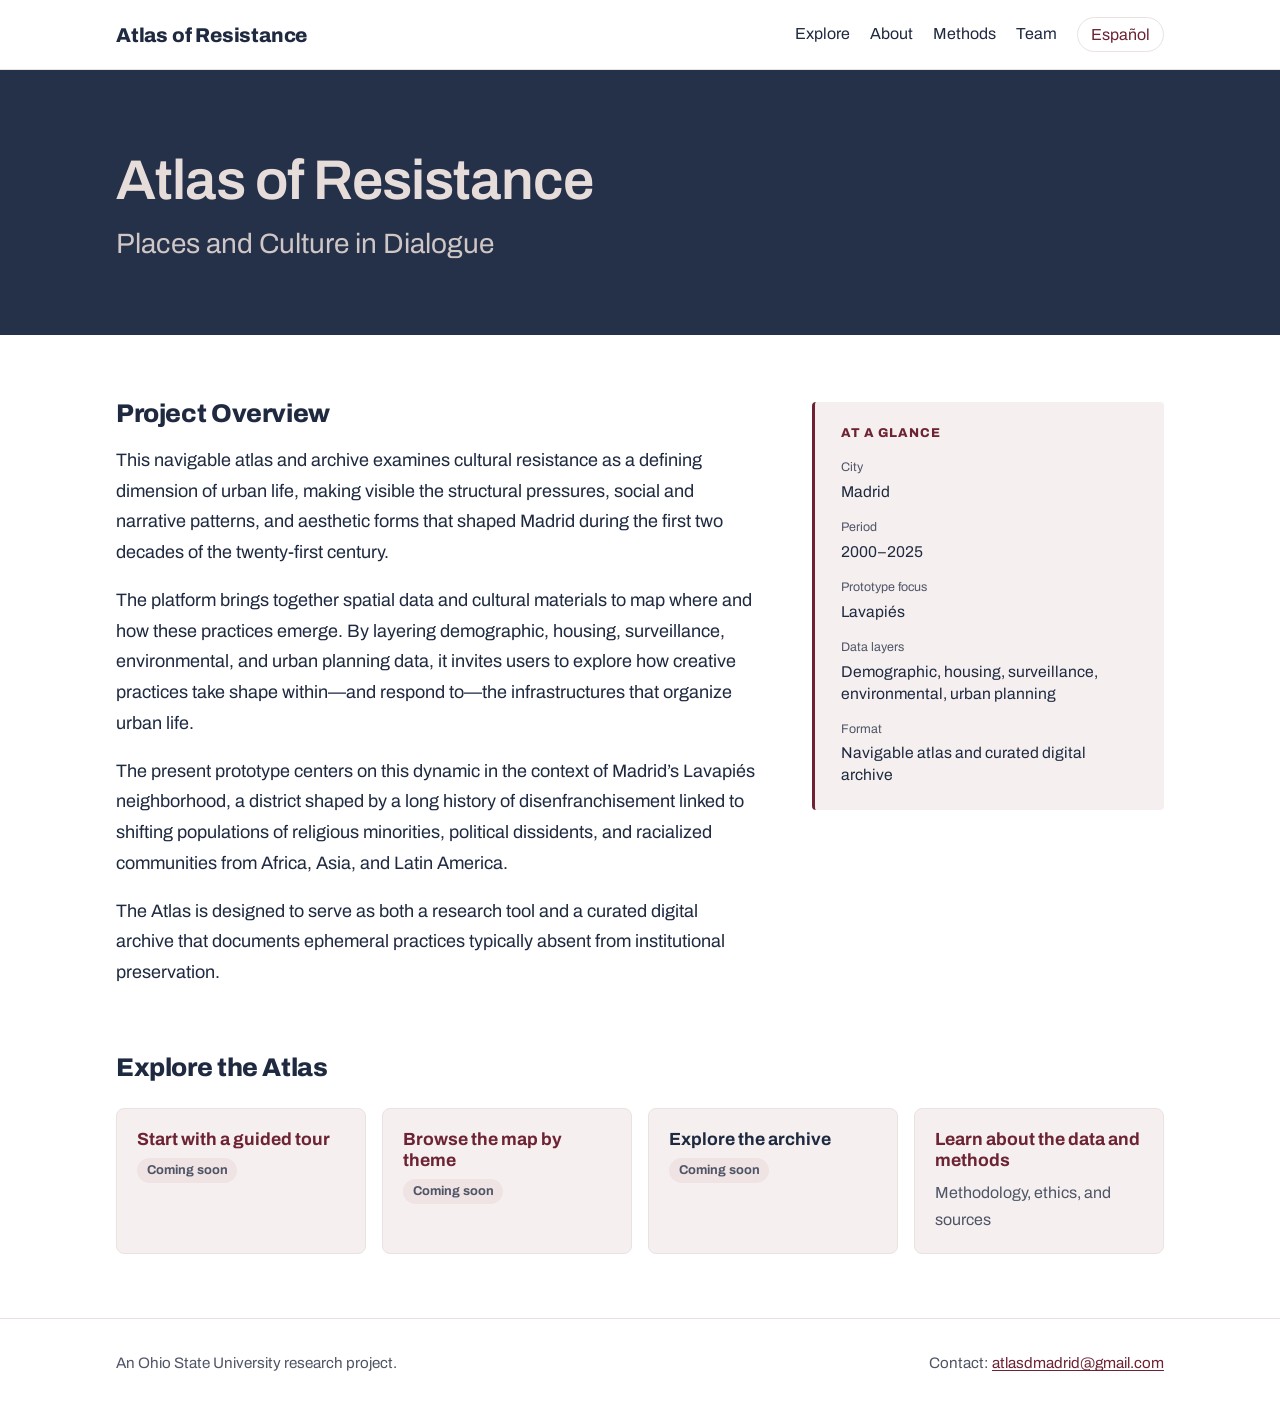
<file: index.html>
<!doctype html>
<html lang="en">
<head>
  <meta charset="utf-8">
  <meta name="viewport" content="width=device-width, initial-scale=1">
  <title>Atlas of Resistance</title>
  <meta name="description" content="An interactive digital platform for exploring cultural resistance and urban change in Madrid.">
  <link rel="alternate" hreflang="en" href="https://atlasofresistance.com/">
  <link rel="alternate" hreflang="es" href="https://atlasofresistance.com/es/">
  <link rel="preconnect" href="https://fonts.googleapis.com">
  <link rel="preconnect" href="https://fonts.gstatic.com" crossorigin>
  <link rel="stylesheet" href="https://fonts.googleapis.com/css2?family=Archivo:ital,wght@0,400;0,600;0,700;0,800;1,400&display=swap">
  <link rel="stylesheet" href="/assets/style.css">
</head>
<body>
  <a class="skip" href="#main">Skip to content</a>
  <header class="site-header">
    <div class="wrap">
      <a class="brand" href="/" aria-label="Atlas of Resistance, home">Atlas of Resistance</a>
      <nav class="nav" aria-label="Main">
        <a href="/explore/">Explore</a>
        <a href="/about/">About</a>
        <a href="/methods/">Methods</a>
        <a href="/team/">Team</a>
        <a class="lang" href="/es/" hreflang="es" lang="es">Español</a>
      </nav>
    </div>
  </header>
  <main id="main">
    <div class="wrap">

      <section class="hero">
        <h1>Atlas of Resistance</h1>
        <p class="subtitle">Places and Culture in Dialogue</p>
      </section>
      <div class="overview-grid">
      <section class="prose" aria-labelledby="overview">
        <h2 id="overview">Project Overview</h2>
        <p>This navigable atlas and archive examines cultural resistance as a defining dimension of urban life, making visible the structural pressures, social and narrative patterns, and aesthetic forms that shaped Madrid during the first two decades of the twenty-first century.</p>
        <p>The platform brings together spatial data and cultural materials to map where and how these practices emerge. By layering demographic, housing, surveillance, environmental, and urban planning data, it invites users to explore how creative practices take shape within—and respond to—the infrastructures that organize urban life.</p>
        <p>The present prototype centers on this dynamic in the context of Madrid’s Lavapiés neighborhood, a district shaped by a long history of disenfranchisement linked to shifting populations of religious minorities, political dissidents, and racialized communities from Africa, Asia, and Latin America.</p>
        <p>The Atlas is designed to serve as both a research tool and a curated digital archive that documents ephemeral practices typically absent from institutional preservation.</p>
      </section>
      <aside class="at-a-glance" aria-label="At a glance">
        <h3>At a glance</h3>
        <dl>
          <dt>City</dt><dd>Madrid</dd>
          <dt>Period</dt><dd>2000–2025</dd>
          <dt>Prototype focus</dt><dd>Lavapiés</dd>
          <dt>Data layers</dt><dd>Demographic, housing, surveillance, environmental, urban planning</dd>
          <dt>Format</dt><dd>Navigable atlas and curated digital archive</dd>
        </dl>
      </aside>
      </div>
      <section aria-labelledby="explore">
        <h2 id="explore">Explore the Atlas</h2>
        <ul class="cards">
          <li><a class="card" href="/explore/#tours"><h3>Start with a guided tour</h3><span class="tag">Coming soon</span></a></li>
          <li><a class="card" href="/explore/"><h3>Browse the map by theme</h3><span class="tag">Coming soon</span></a></li>
          <li><div class="card"><h3>Explore the archive</h3><span class="tag">Coming soon</span></div></li>
          <li><a class="card" href="/methods/"><h3>Learn about the data and methods</h3><p>Methodology, ethics, and sources</p></a></li>
        </ul>
      </section>
    </div>
  </main>
  <footer class="site-footer">
    <div class="wrap">
      <p>An Ohio State University research project.</p>
      <p>Contact: <a href="mailto:atlasdmadrid@gmail.com">atlasdmadrid@gmail.com</a></p>
    </div>
  </footer>
</body>
</html>
</file>
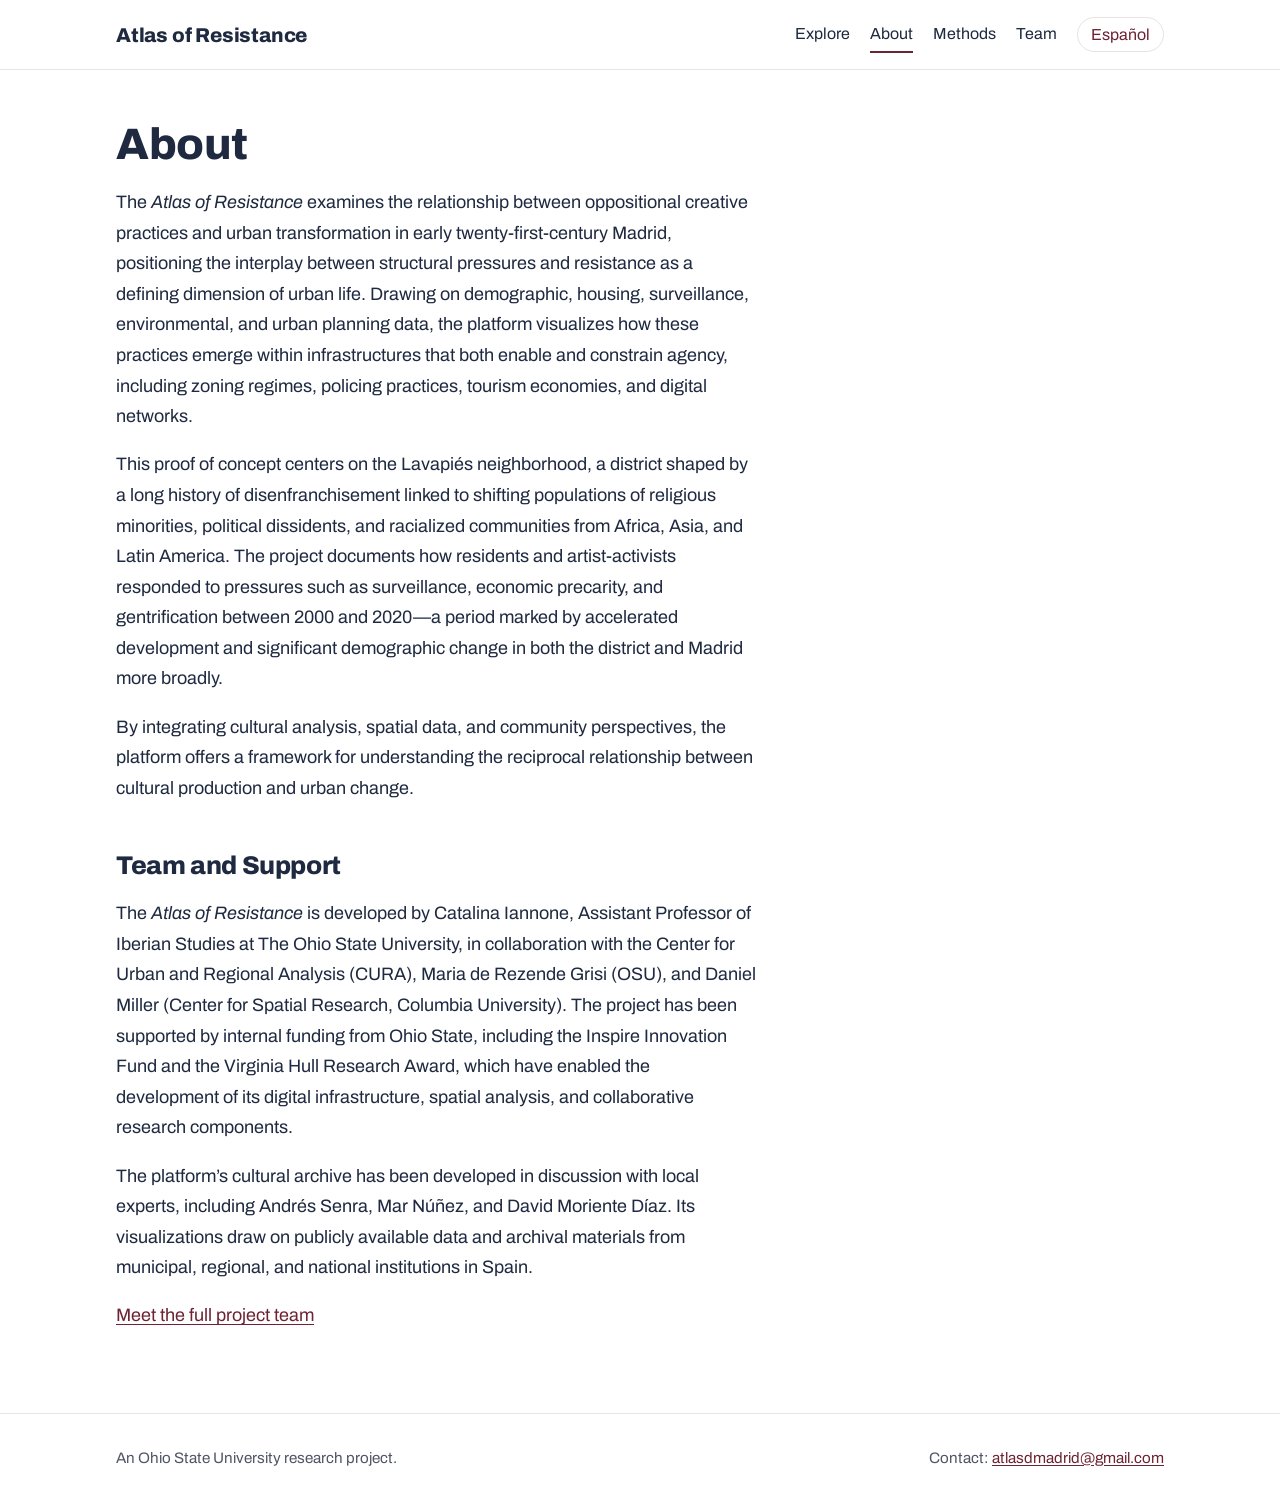
<file: about/index.html>
<!doctype html>
<html lang="en">
<head>
  <meta charset="utf-8">
  <meta name="viewport" content="width=device-width, initial-scale=1">
  <title>About · Atlas of Resistance</title>
  <meta name="description" content="An interactive digital platform for exploring cultural resistance and urban change in Madrid.">
  <link rel="alternate" hreflang="en" href="https://atlasofresistance.com/about/">
  <link rel="alternate" hreflang="es" href="https://atlasofresistance.com/es/sobre/">
  <link rel="preconnect" href="https://fonts.googleapis.com">
  <link rel="preconnect" href="https://fonts.gstatic.com" crossorigin>
  <link rel="stylesheet" href="https://fonts.googleapis.com/css2?family=Archivo:ital,wght@0,400;0,700;0,800;1,400&display=swap">
  <link rel="stylesheet" href="/assets/style.css">
</head>
<body>
  <a class="skip" href="#main">Skip to content</a>
  <header class="site-header">
    <div class="wrap">
      <a class="brand" href="/" aria-label="Atlas of Resistance, home">Atlas of Resistance</a>
      <nav class="nav" aria-label="Main">
        <a href="/explore/">Explore</a>
        <a href="/about/" aria-current="page">About</a>
        <a href="/methods/">Methods</a>
        <a href="/team/">Team</a>
        <a class="lang" href="/es/sobre/" hreflang="es" lang="es">Español</a>
      </nav>
    </div>
  </header>
  <main id="main">
    <div class="wrap">

      <article class="prose">
        <h1>About</h1>
        <p>The <em>Atlas of Resistance</em> examines the relationship between oppositional creative practices and urban transformation in early twenty-first-century Madrid, positioning the interplay between structural pressures and resistance as a defining dimension of urban life. Drawing on demographic, housing, surveillance, environmental, and urban planning data, the platform visualizes how these practices emerge within infrastructures that both enable and constrain agency, including zoning regimes, policing practices, tourism economies, and digital networks.</p>
        <p>This proof of concept centers on the Lavapiés neighborhood, a district shaped by a long history of disenfranchisement linked to shifting populations of religious minorities, political dissidents, and racialized communities from Africa, Asia, and Latin America. The project documents how residents and artist-activists responded to pressures such as surveillance, economic precarity, and gentrification between 2000 and 2020—a period marked by accelerated development and significant demographic change in both the district and Madrid more broadly.</p>
        <p>By integrating cultural analysis, spatial data, and community perspectives, the platform offers a framework for understanding the reciprocal relationship between cultural production and urban change.</p>
        <h2>Team and Support</h2>
        <p>The <em>Atlas of Resistance</em> is developed by Catalina Iannone, Assistant Professor of Iberian Studies at The Ohio State University, in collaboration with the Center for Urban and Regional Analysis (CURA), Maria de Rezende Grisi (OSU), and Daniel Miller (Center for Spatial Research, Columbia University). The project has been supported by internal funding from Ohio State, including the Inspire Innovation Fund and the Virginia Hull Research Award, which have enabled the development of its digital infrastructure, spatial analysis, and collaborative research components.</p>
        <p>The platform’s cultural archive has been developed in discussion with local experts, including Andrés Senra, Mar Núñez, and David Moriente Díaz. Its visualizations draw on publicly available data and archival materials from municipal, regional, and national institutions in Spain.</p>
        <p><a href="/team/">Meet the full project team</a></p>
      </article>
    </div>
  </main>
  <footer class="site-footer">
    <div class="wrap">
      <p>An Ohio State University research project.</p>
      <p>Contact: <a href="mailto:atlasdmadrid@gmail.com">atlasdmadrid@gmail.com</a></p>
    </div>
  </footer>
</body>
</html>
</file>
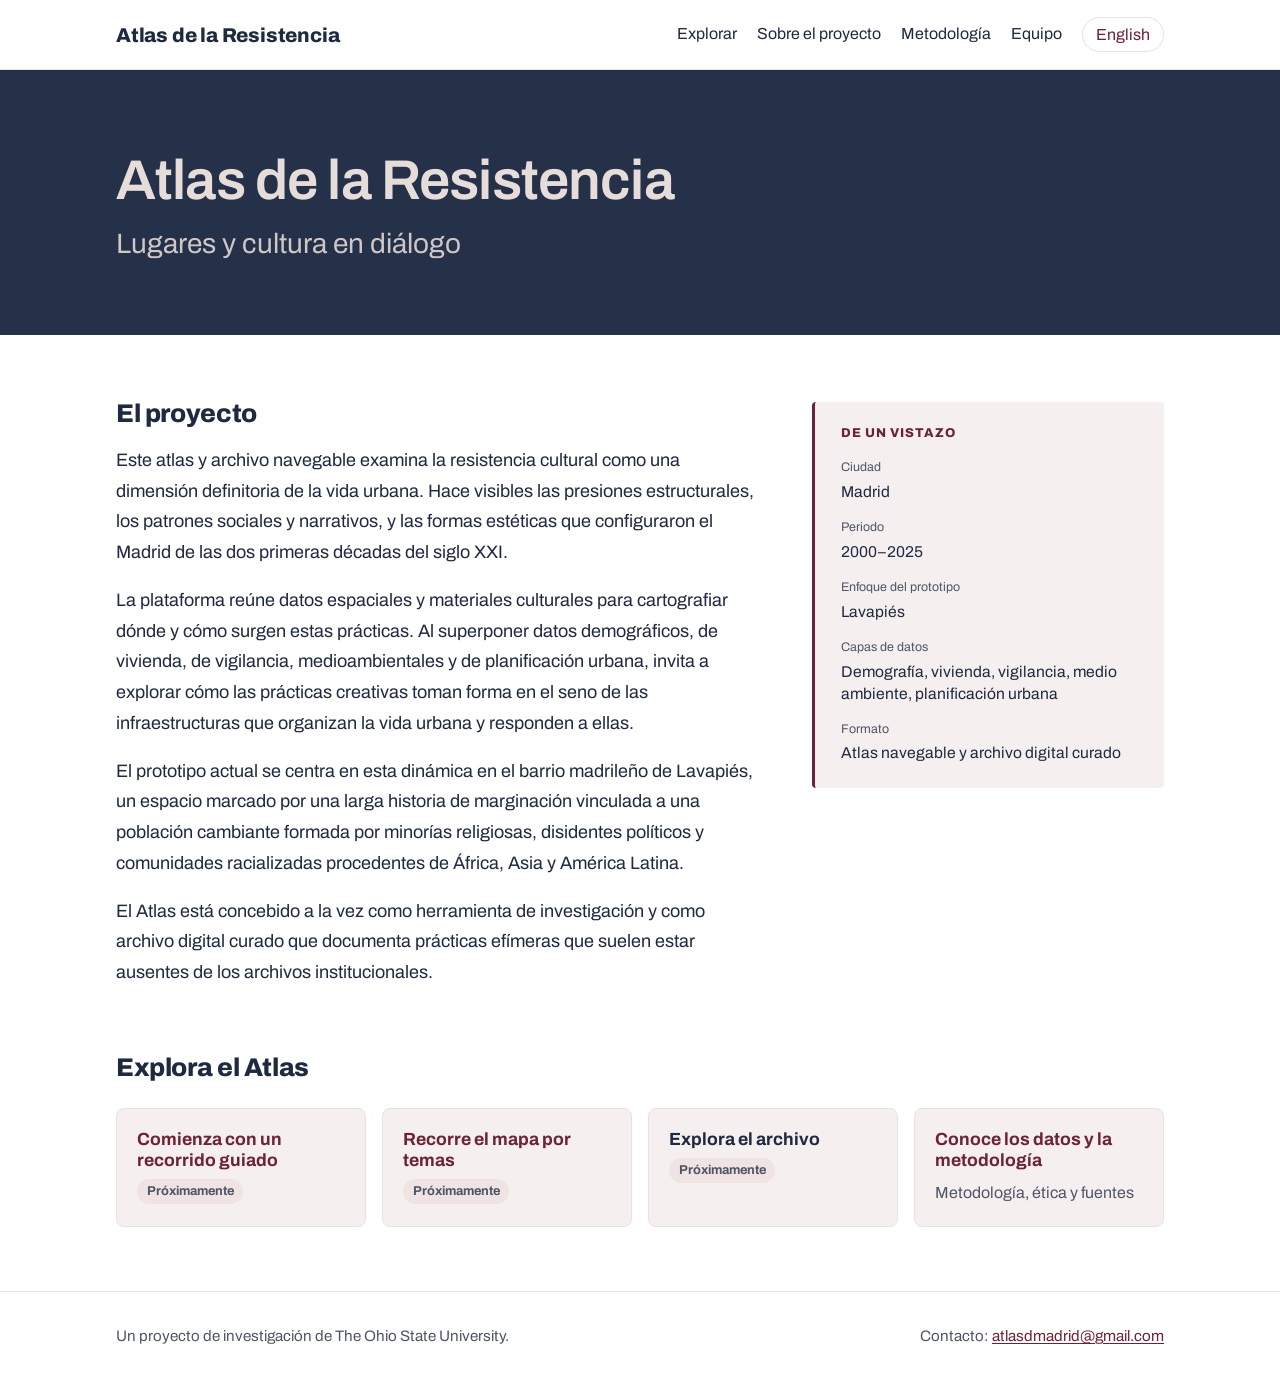
<file: es/index.html>
<!doctype html>
<html lang="es">
<head>
  <meta charset="utf-8">
  <meta name="viewport" content="width=device-width, initial-scale=1">
  <title>Atlas de la Resistencia</title>
  <meta name="description" content="Una plataforma digital interactiva para explorar la resistencia cultural y la transformación urbana en Madrid.">
  <link rel="alternate" hreflang="en" href="https://atlasofresistance.com/">
  <link rel="alternate" hreflang="es" href="https://atlasofresistance.com/es/">
  <link rel="preconnect" href="https://fonts.googleapis.com">
  <link rel="preconnect" href="https://fonts.gstatic.com" crossorigin>
  <link rel="stylesheet" href="https://fonts.googleapis.com/css2?family=Archivo:ital,wght@0,400;0,600;0,700;0,800;1,400&display=swap">
  <link rel="stylesheet" href="/assets/style.css">
</head>
<body>
  <a class="skip" href="#main">Ir al contenido</a>
  <header class="site-header">
    <div class="wrap">
      <a class="brand" href="/es/" aria-label="Atlas de la Resistencia, inicio">Atlas de la Resistencia</a>
      <nav class="nav" aria-label="Principal">
        <a href="/es/explorar/">Explorar</a>
        <a href="/es/sobre/">Sobre el proyecto</a>
        <a href="/es/metodologia/">Metodología</a>
        <a href="/es/equipo/">Equipo</a>
        <a class="lang" href="/" hreflang="en" lang="en">English</a>
      </nav>
    </div>
  </header>
  <main id="main">
    <div class="wrap">

      <section class="hero">
        <h1>Atlas de la Resistencia</h1>
        <p class="subtitle">Lugares y cultura en diálogo</p>
      </section>
      <div class="overview-grid">
      <section class="prose" aria-labelledby="overview">
        <h2 id="overview">El proyecto</h2>
        <p>Este atlas y archivo navegable examina la resistencia cultural como una dimensión definitoria de la vida urbana. Hace visibles las presiones estructurales, los patrones sociales y narrativos, y las formas estéticas que configuraron el Madrid de las dos primeras décadas del siglo XXI.</p>
        <p>La plataforma reúne datos espaciales y materiales culturales para cartografiar dónde y cómo surgen estas prácticas. Al superponer datos demográficos, de vivienda, de vigilancia, medioambientales y de planificación urbana, invita a explorar cómo las prácticas creativas toman forma en el seno de las infraestructuras que organizan la vida urbana y responden a ellas.</p>
        <p>El prototipo actual se centra en esta dinámica en el barrio madrileño de Lavapiés, un espacio marcado por una larga historia de marginación vinculada a una población cambiante formada por minorías religiosas, disidentes políticos y comunidades racializadas procedentes de África, Asia y América Latina.</p>
        <p>El Atlas está concebido a la vez como herramienta de investigación y como archivo digital curado que documenta prácticas efímeras que suelen estar ausentes de los archivos institucionales.</p>
      </section>
      <aside class="at-a-glance" aria-label="De un vistazo">
        <h3>De un vistazo</h3>
        <dl>
          <dt>Ciudad</dt><dd>Madrid</dd>
          <dt>Periodo</dt><dd>2000–2025</dd>
          <dt>Enfoque del prototipo</dt><dd>Lavapiés</dd>
          <dt>Capas de datos</dt><dd>Demografía, vivienda, vigilancia, medio ambiente, planificación urbana</dd>
          <dt>Formato</dt><dd>Atlas navegable y archivo digital curado</dd>
        </dl>
      </aside>
      </div>
      <section aria-labelledby="explore">
        <h2 id="explore">Explora el Atlas</h2>
        <ul class="cards">
          <li><a class="card" href="/es/explorar/#recorridos"><h3>Comienza con un recorrido guiado</h3><span class="tag">Próximamente</span></a></li>
          <li><a class="card" href="/es/explorar/"><h3>Recorre el mapa por temas</h3><span class="tag">Próximamente</span></a></li>
          <li><div class="card"><h3>Explora el archivo</h3><span class="tag">Próximamente</span></div></li>
          <li><a class="card" href="/es/metodologia/"><h3>Conoce los datos y la metodología</h3><p>Metodología, ética y fuentes</p></a></li>
        </ul>
      </section>
    </div>
  </main>
  <footer class="site-footer">
    <div class="wrap">
      <p>Un proyecto de investigación de The Ohio State University.</p>
      <p>Contacto: <a href="mailto:atlasdmadrid@gmail.com">atlasdmadrid@gmail.com</a></p>
    </div>
  </footer>
</body>
</html>
</file>
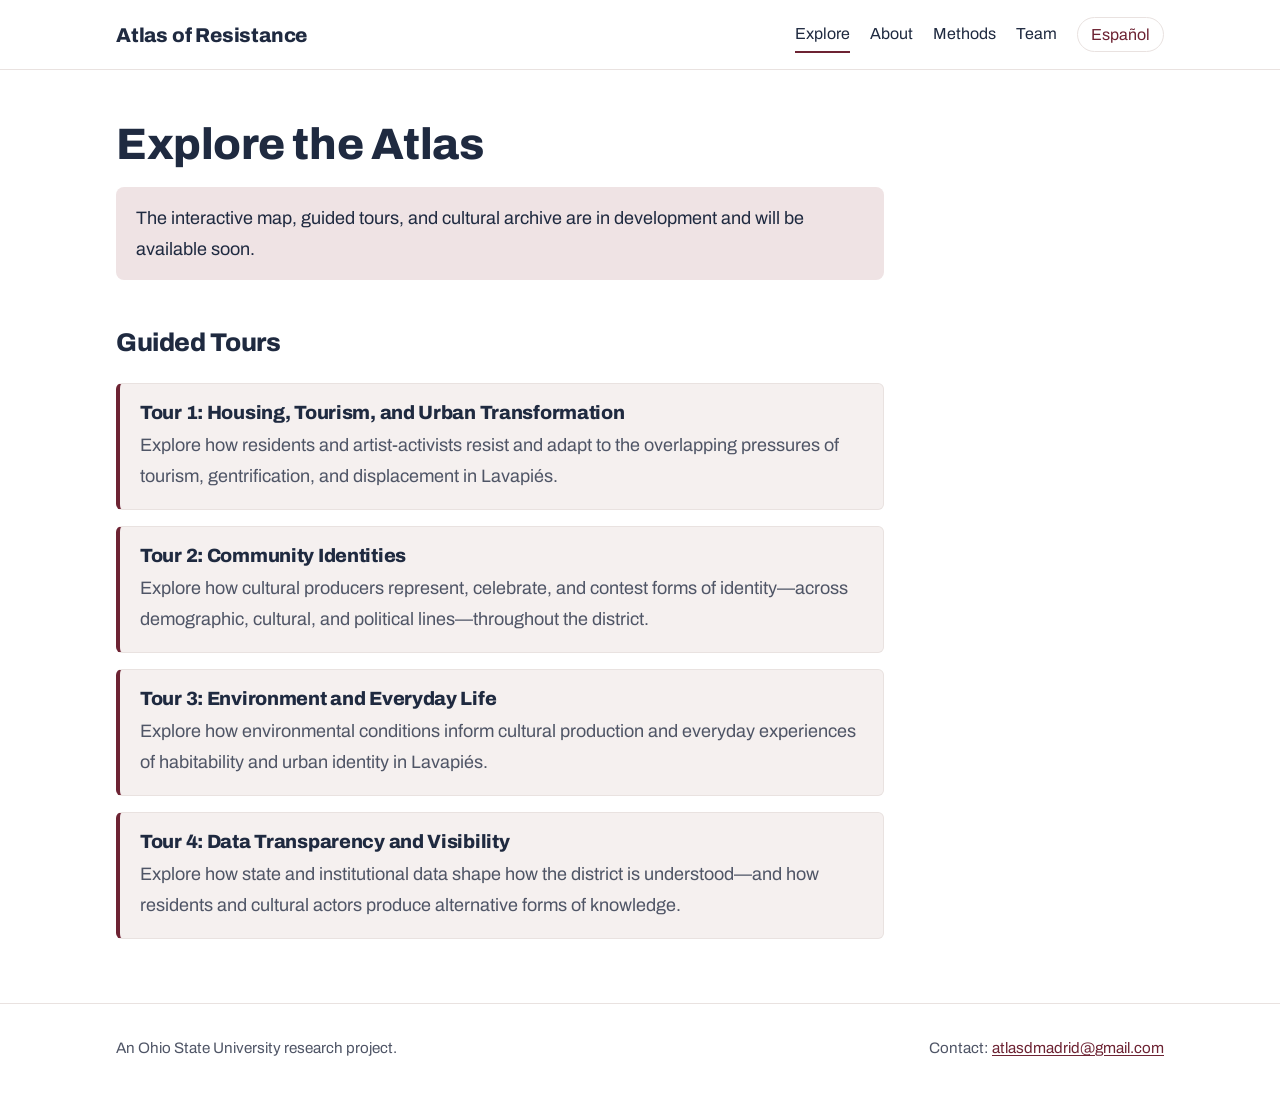
<file: explore/index.html>
<!doctype html>
<html lang="en">
<head>
  <meta charset="utf-8">
  <meta name="viewport" content="width=device-width, initial-scale=1">
  <title>Explore · Atlas of Resistance</title>
  <meta name="description" content="An interactive digital platform for exploring cultural resistance and urban change in Madrid.">
  <link rel="alternate" hreflang="en" href="https://atlasofresistance.com/explore/">
  <link rel="alternate" hreflang="es" href="https://atlasofresistance.com/es/explorar/">
  <link rel="preconnect" href="https://fonts.googleapis.com">
  <link rel="preconnect" href="https://fonts.gstatic.com" crossorigin>
  <link rel="stylesheet" href="https://fonts.googleapis.com/css2?family=Archivo:ital,wght@0,400;0,700;0,800;1,400&display=swap">
  <link rel="stylesheet" href="/assets/style.css">
</head>
<body>
  <a class="skip" href="#main">Skip to content</a>
  <header class="site-header">
    <div class="wrap">
      <a class="brand" href="/" aria-label="Atlas of Resistance, home">Atlas of Resistance</a>
      <nav class="nav" aria-label="Main">
        <a href="/explore/" aria-current="page">Explore</a>
        <a href="/about/">About</a>
        <a href="/methods/">Methods</a>
        <a href="/team/">Team</a>
        <a class="lang" href="/es/explorar/" hreflang="es" lang="es">Español</a>
      </nav>
    </div>
  </header>
  <main id="main">
    <div class="wrap">

      <h1>Explore the Atlas</h1>
      <div class="notice"><p>The interactive map, guided tours, and cultural archive are in development and will be available soon.</p></div>
      <section aria-labelledby="tours">
        <h2 id="tours">Guided Tours</h2>
        <ul class="tours">
          <li><h3>Tour 1: Housing, Tourism, and Urban Transformation</h3><p>Explore how residents and artist-activists resist and adapt to the overlapping pressures of tourism, gentrification, and displacement in Lavapiés.</p></li>
          <li><h3>Tour 2: Community Identities</h3><p>Explore how cultural producers represent, celebrate, and contest forms of identity—across demographic, cultural, and political lines—throughout the district.</p></li>
          <li><h3>Tour 3: Environment and Everyday Life</h3><p>Explore how environmental conditions inform cultural production and everyday experiences of habitability and urban identity in Lavapiés.</p></li>
          <li><h3>Tour 4: Data Transparency and Visibility</h3><p>Explore how state and institutional data shape how the district is understood—and how residents and cultural actors produce alternative forms of knowledge.</p></li>
        </ul>
      </section>
    </div>
  </main>
  <footer class="site-footer">
    <div class="wrap">
      <p>An Ohio State University research project.</p>
      <p>Contact: <a href="mailto:atlasdmadrid@gmail.com">atlasdmadrid@gmail.com</a></p>
    </div>
  </footer>
</body>
</html>
</file>
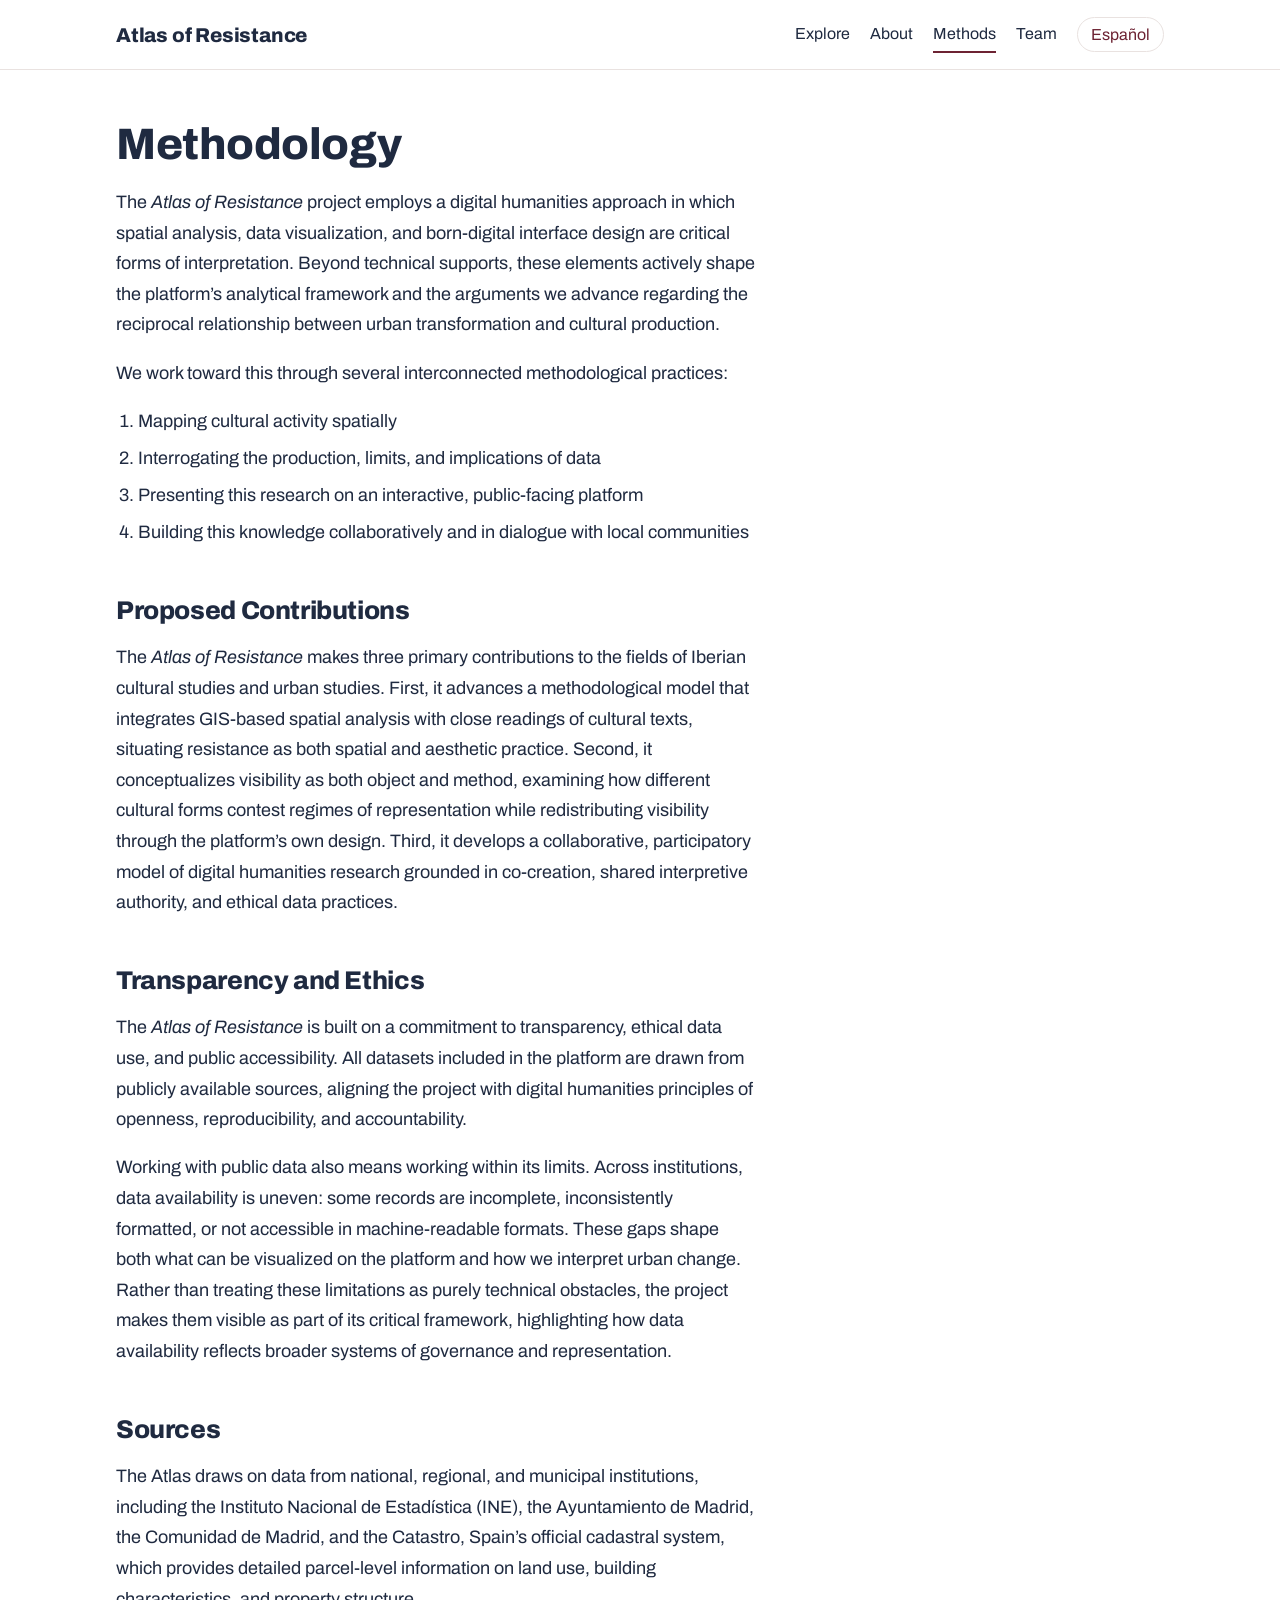
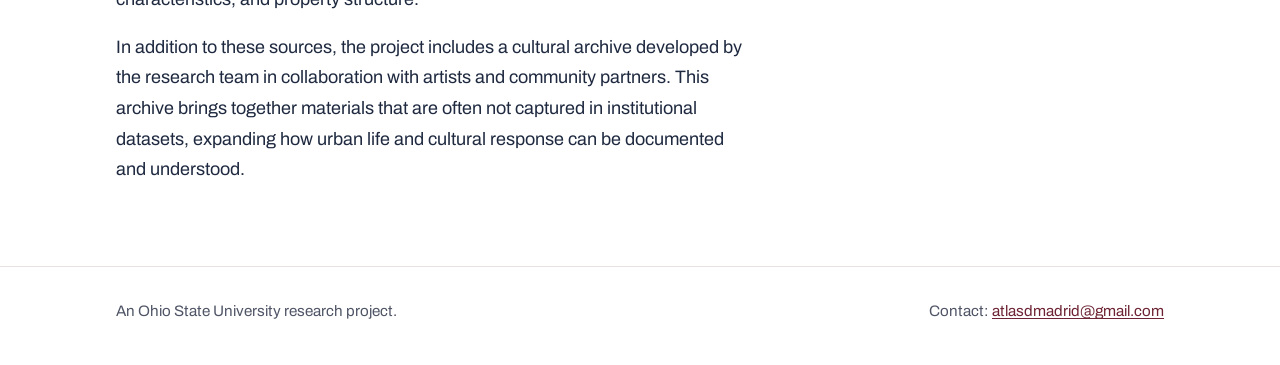
<file: methods/index.html>
<!doctype html>
<html lang="en">
<head>
  <meta charset="utf-8">
  <meta name="viewport" content="width=device-width, initial-scale=1">
  <title>Methodology · Atlas of Resistance</title>
  <meta name="description" content="An interactive digital platform for exploring cultural resistance and urban change in Madrid.">
  <link rel="alternate" hreflang="en" href="https://atlasofresistance.com/methods/">
  <link rel="alternate" hreflang="es" href="https://atlasofresistance.com/es/metodologia/">
  <link rel="preconnect" href="https://fonts.googleapis.com">
  <link rel="preconnect" href="https://fonts.gstatic.com" crossorigin>
  <link rel="stylesheet" href="https://fonts.googleapis.com/css2?family=Archivo:ital,wght@0,400;0,700;0,800;1,400&display=swap">
  <link rel="stylesheet" href="/assets/style.css">
</head>
<body>
  <a class="skip" href="#main">Skip to content</a>
  <header class="site-header">
    <div class="wrap">
      <a class="brand" href="/" aria-label="Atlas of Resistance, home">Atlas of Resistance</a>
      <nav class="nav" aria-label="Main">
        <a href="/explore/">Explore</a>
        <a href="/about/">About</a>
        <a href="/methods/" aria-current="page">Methods</a>
        <a href="/team/">Team</a>
        <a class="lang" href="/es/metodologia/" hreflang="es" lang="es">Español</a>
      </nav>
    </div>
  </header>
  <main id="main">
    <div class="wrap">

      <article class="prose">
        <h1>Methodology</h1>
        <p>The <em>Atlas of Resistance</em> project employs a digital humanities approach in which spatial analysis, data visualization, and born-digital interface design are critical forms of interpretation. Beyond technical supports, these elements actively shape the platform’s analytical framework and the arguments we advance regarding the reciprocal relationship between urban transformation and cultural production.</p>
        <p>We work toward this through several interconnected methodological practices:</p>
        <ol class="steps">
          <li>Mapping cultural activity spatially</li>
          <li>Interrogating the production, limits, and implications of data</li>
          <li>Presenting this research on an interactive, public-facing platform</li>
          <li>Building this knowledge collaboratively and in dialogue with local communities</li>
        </ol>
        <h2>Proposed Contributions</h2>
        <p>The <em>Atlas of Resistance</em> makes three primary contributions to the fields of Iberian cultural studies and urban studies. First, it advances a methodological model that integrates GIS-based spatial analysis with close readings of cultural texts, situating resistance as both spatial and aesthetic practice. Second, it conceptualizes visibility as both object and method, examining how different cultural forms contest regimes of representation while redistributing visibility through the platform’s own design. Third, it develops a collaborative, participatory model of digital humanities research grounded in co-creation, shared interpretive authority, and ethical data practices.</p>
        <h2>Transparency and Ethics</h2>
        <p>The <em>Atlas of Resistance</em> is built on a commitment to transparency, ethical data use, and public accessibility. All datasets included in the platform are drawn from publicly available sources, aligning the project with digital humanities principles of openness, reproducibility, and accountability.</p>
        <p>Working with public data also means working within its limits. Across institutions, data availability is uneven: some records are incomplete, inconsistently formatted, or not accessible in machine-readable formats. These gaps shape both what can be visualized on the platform and how we interpret urban change. Rather than treating these limitations as purely technical obstacles, the project makes them visible as part of its critical framework, highlighting how data availability reflects broader systems of governance and representation.</p>
        <h2>Sources</h2>
        <p>The Atlas draws on data from national, regional, and municipal institutions, including the Instituto Nacional de Estadística (INE), the Ayuntamiento de Madrid, the Comunidad de Madrid, and the Catastro, Spain’s official cadastral system, which provides detailed parcel-level information on land use, building characteristics, and property structure.</p>
        <p>In addition to these sources, the project includes a cultural archive developed by the research team in collaboration with artists and community partners. This archive brings together materials that are often not captured in institutional datasets, expanding how urban life and cultural response can be documented and understood.</p>
      </article>
    </div>
  </main>
  <footer class="site-footer">
    <div class="wrap">
      <p>An Ohio State University research project.</p>
      <p>Contact: <a href="mailto:atlasdmadrid@gmail.com">atlasdmadrid@gmail.com</a></p>
    </div>
  </footer>
</body>
</html>
</file>
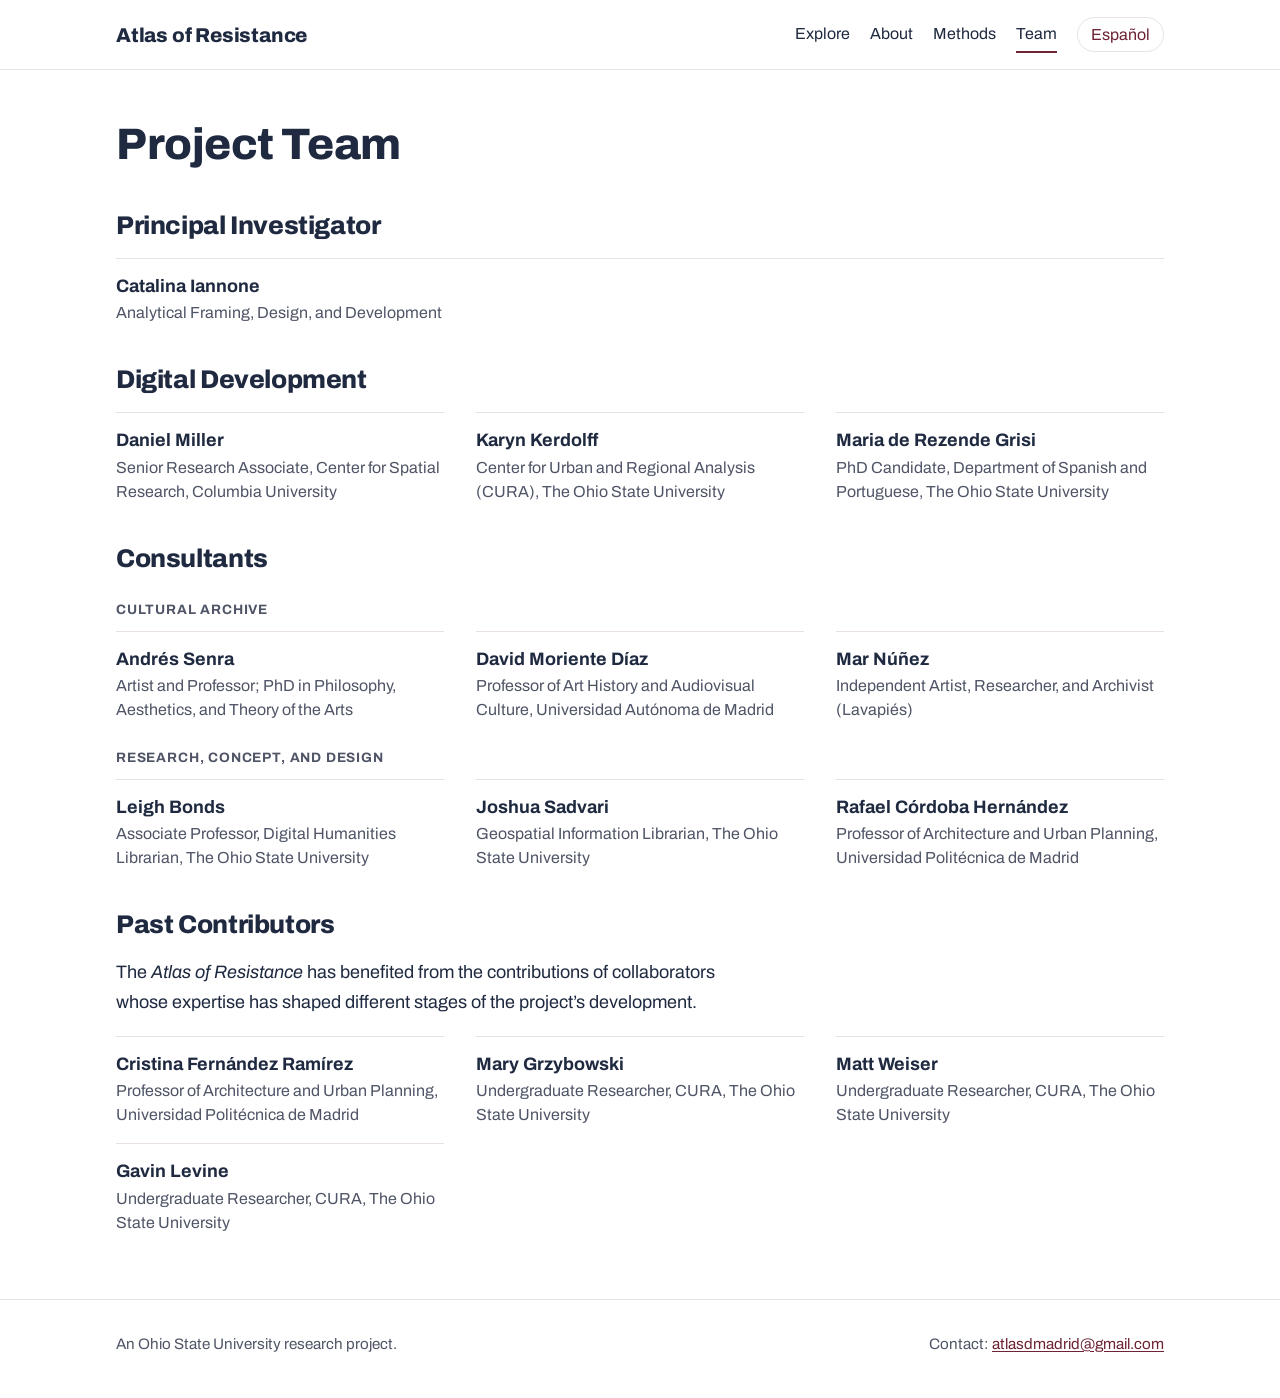
<file: team/index.html>
<!doctype html>
<html lang="en">
<head>
  <meta charset="utf-8">
  <meta name="viewport" content="width=device-width, initial-scale=1">
  <title>Project Team · Atlas of Resistance</title>
  <meta name="description" content="An interactive digital platform for exploring cultural resistance and urban change in Madrid.">
  <link rel="alternate" hreflang="en" href="https://atlasofresistance.com/team/">
  <link rel="alternate" hreflang="es" href="https://atlasofresistance.com/es/equipo/">
  <link rel="preconnect" href="https://fonts.googleapis.com">
  <link rel="preconnect" href="https://fonts.gstatic.com" crossorigin>
  <link rel="stylesheet" href="https://fonts.googleapis.com/css2?family=Archivo:ital,wght@0,400;0,700;0,800;1,400&display=swap">
  <link rel="stylesheet" href="/assets/style.css">
</head>
<body>
  <a class="skip" href="#main">Skip to content</a>
  <header class="site-header">
    <div class="wrap">
      <a class="brand" href="/" aria-label="Atlas of Resistance, home">Atlas of Resistance</a>
      <nav class="nav" aria-label="Main">
        <a href="/explore/">Explore</a>
        <a href="/about/">About</a>
        <a href="/methods/">Methods</a>
        <a href="/team/" aria-current="page">Team</a>
        <a class="lang" href="/es/equipo/" hreflang="es" lang="es">Español</a>
      </nav>
    </div>
  </header>
  <main id="main">
    <div class="wrap">
      <h1>Project Team</h1>
      <section class="team-group">
        <h2>Principal Investigator</h2>
        <ul class="people">
            <li><strong>Catalina Iannone</strong><span>Analytical Framing, Design, and Development</span></li>
        </ul>
      </section>
      <section class="team-group">
        <h2>Digital Development</h2>
        <ul class="people">
            <li><strong>Daniel Miller</strong><span>Senior Research Associate, Center for Spatial Research, Columbia University</span></li>
            <li><strong>Karyn Kerdolff</strong><span>Center for Urban and Regional Analysis (CURA), The Ohio State University</span></li>
            <li><strong>Maria de Rezende Grisi</strong><span>PhD Candidate, Department of Spanish and Portuguese, The Ohio State University</span></li>
        </ul>
      </section>
      <section class="team-group">
        <h2>Consultants</h2>
        <h3 class="subhead">Cultural Archive</h3>
        <ul class="people">
            <li><strong>Andrés Senra</strong><span>Artist and Professor; PhD in Philosophy, Aesthetics, and Theory of the Arts</span></li>
            <li><strong>David Moriente Díaz</strong><span>Professor of Art History and Audiovisual Culture, Universidad Autónoma de Madrid</span></li>
            <li><strong>Mar Núñez</strong><span>Independent Artist, Researcher, and Archivist (Lavapiés)</span></li>
        </ul>
      </section>
      <section>
        <h3 class="subhead">Research, Concept, and Design</h3>
        <ul class="people">
            <li><strong>Leigh Bonds</strong><span>Associate Professor, Digital Humanities Librarian, The Ohio State University</span></li>
            <li><strong>Joshua Sadvari</strong><span>Geospatial Information Librarian, The Ohio State University</span></li>
            <li><strong>Rafael Córdoba Hernández</strong><span>Professor of Architecture and Urban Planning, Universidad Politécnica de Madrid</span></li>
        </ul>
      </section>
      <section class="team-group">
        <h2>Past Contributors</h2>
        <p class="prose">The <em>Atlas of Resistance</em> has benefited from the contributions of collaborators whose expertise has shaped different stages of the project’s development.</p>
        <ul class="people">
            <li><strong>Cristina Fernández Ramírez</strong><span>Professor of Architecture and Urban Planning, Universidad Politécnica de Madrid</span></li>
            <li><strong>Mary Grzybowski</strong><span>Undergraduate Researcher, CURA, The Ohio State University</span></li>
            <li><strong>Matt Weiser</strong><span>Undergraduate Researcher, CURA, The Ohio State University</span></li>
            <li><strong>Gavin Levine</strong><span>Undergraduate Researcher, CURA, The Ohio State University</span></li>
        </ul>
      </section>
    </div>
  </main>
  <footer class="site-footer">
    <div class="wrap">
      <p>An Ohio State University research project.</p>
      <p>Contact: <a href="mailto:atlasdmadrid@gmail.com">atlasdmadrid@gmail.com</a></p>
    </div>
  </footer>
</body>
</html>
</file>
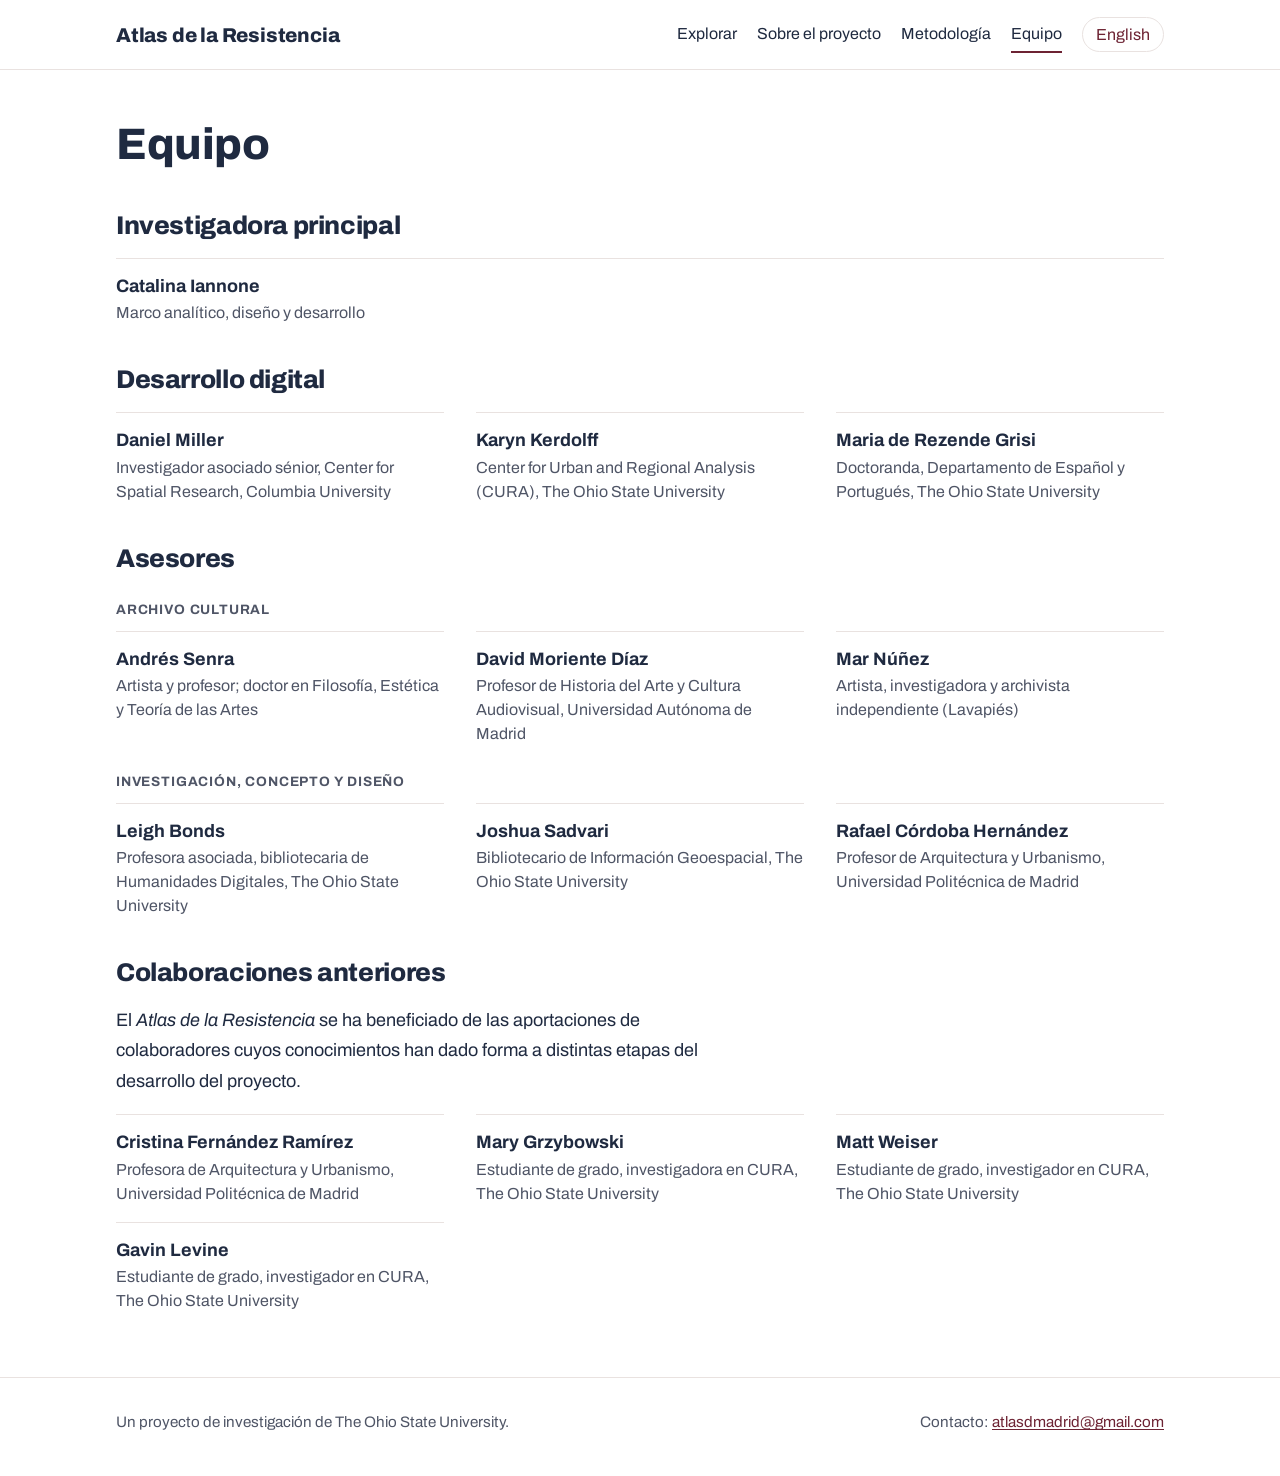
<file: es/equipo/index.html>
<!doctype html>
<html lang="es">
<head>
  <meta charset="utf-8">
  <meta name="viewport" content="width=device-width, initial-scale=1">
  <title>Equipo · Atlas de la Resistencia</title>
  <meta name="description" content="Una plataforma digital interactiva para explorar la resistencia cultural y la transformación urbana en Madrid.">
  <link rel="alternate" hreflang="en" href="https://atlasofresistance.com/team/">
  <link rel="alternate" hreflang="es" href="https://atlasofresistance.com/es/equipo/">
  <link rel="preconnect" href="https://fonts.googleapis.com">
  <link rel="preconnect" href="https://fonts.gstatic.com" crossorigin>
  <link rel="stylesheet" href="https://fonts.googleapis.com/css2?family=Archivo:ital,wght@0,400;0,700;0,800;1,400&display=swap">
  <link rel="stylesheet" href="/assets/style.css">
</head>
<body>
  <a class="skip" href="#main">Ir al contenido</a>
  <header class="site-header">
    <div class="wrap">
      <a class="brand" href="/es/" aria-label="Atlas de la Resistencia, inicio">Atlas de la Resistencia</a>
      <nav class="nav" aria-label="Principal">
        <a href="/es/explorar/">Explorar</a>
        <a href="/es/sobre/">Sobre el proyecto</a>
        <a href="/es/metodologia/">Metodología</a>
        <a href="/es/equipo/" aria-current="page">Equipo</a>
        <a class="lang" href="/team/" hreflang="en" lang="en">English</a>
      </nav>
    </div>
  </header>
  <main id="main">
    <div class="wrap">
      <h1>Equipo</h1>
      <section class="team-group">
        <h2>Investigadora principal</h2>
        <ul class="people">
            <li><strong>Catalina Iannone</strong><span>Marco analítico, diseño y desarrollo</span></li>
        </ul>
      </section>
      <section class="team-group">
        <h2>Desarrollo digital</h2>
        <ul class="people">
            <li><strong>Daniel Miller</strong><span>Investigador asociado sénior, Center for Spatial Research, Columbia University</span></li>
            <li><strong>Karyn Kerdolff</strong><span>Center for Urban and Regional Analysis (CURA), The Ohio State University</span></li>
            <li><strong>Maria de Rezende Grisi</strong><span>Doctoranda, Departamento de Español y Portugués, The Ohio State University</span></li>
        </ul>
      </section>
      <section class="team-group">
        <h2>Asesores</h2>
        <h3 class="subhead">Archivo cultural</h3>
        <ul class="people">
            <li><strong>Andrés Senra</strong><span>Artista y profesor; doctor en Filosofía, Estética y Teoría de las Artes</span></li>
            <li><strong>David Moriente Díaz</strong><span>Profesor de Historia del Arte y Cultura Audiovisual, Universidad Autónoma de Madrid</span></li>
            <li><strong>Mar Núñez</strong><span>Artista, investigadora y archivista independiente (Lavapiés)</span></li>
        </ul>
      </section>
      <section>
        <h3 class="subhead">Investigación, concepto y diseño</h3>
        <ul class="people">
            <li><strong>Leigh Bonds</strong><span>Profesora asociada, bibliotecaria de Humanidades Digitales, The Ohio State University</span></li>
            <li><strong>Joshua Sadvari</strong><span>Bibliotecario de Información Geoespacial, The Ohio State University</span></li>
            <li><strong>Rafael Córdoba Hernández</strong><span>Profesor de Arquitectura y Urbanismo, Universidad Politécnica de Madrid</span></li>
        </ul>
      </section>
      <section class="team-group">
        <h2>Colaboraciones anteriores</h2>
        <p class="prose">El <em>Atlas de la Resistencia</em> se ha beneficiado de las aportaciones de colaboradores cuyos conocimientos han dado forma a distintas etapas del desarrollo del proyecto.</p>
        <ul class="people">
            <li><strong>Cristina Fernández Ramírez</strong><span>Profesora de Arquitectura y Urbanismo, Universidad Politécnica de Madrid</span></li>
            <li><strong>Mary Grzybowski</strong><span>Estudiante de grado, investigadora en CURA, The Ohio State University</span></li>
            <li><strong>Matt Weiser</strong><span>Estudiante de grado, investigador en CURA, The Ohio State University</span></li>
            <li><strong>Gavin Levine</strong><span>Estudiante de grado, investigador en CURA, The Ohio State University</span></li>
        </ul>
      </section>
    </div>
  </main>
  <footer class="site-footer">
    <div class="wrap">
      <p>Un proyecto de investigación de The Ohio State University.</p>
      <p>Contacto: <a href="mailto:atlasdmadrid@gmail.com">atlasdmadrid@gmail.com</a></p>
    </div>
  </footer>
</body>
</html>
</file>
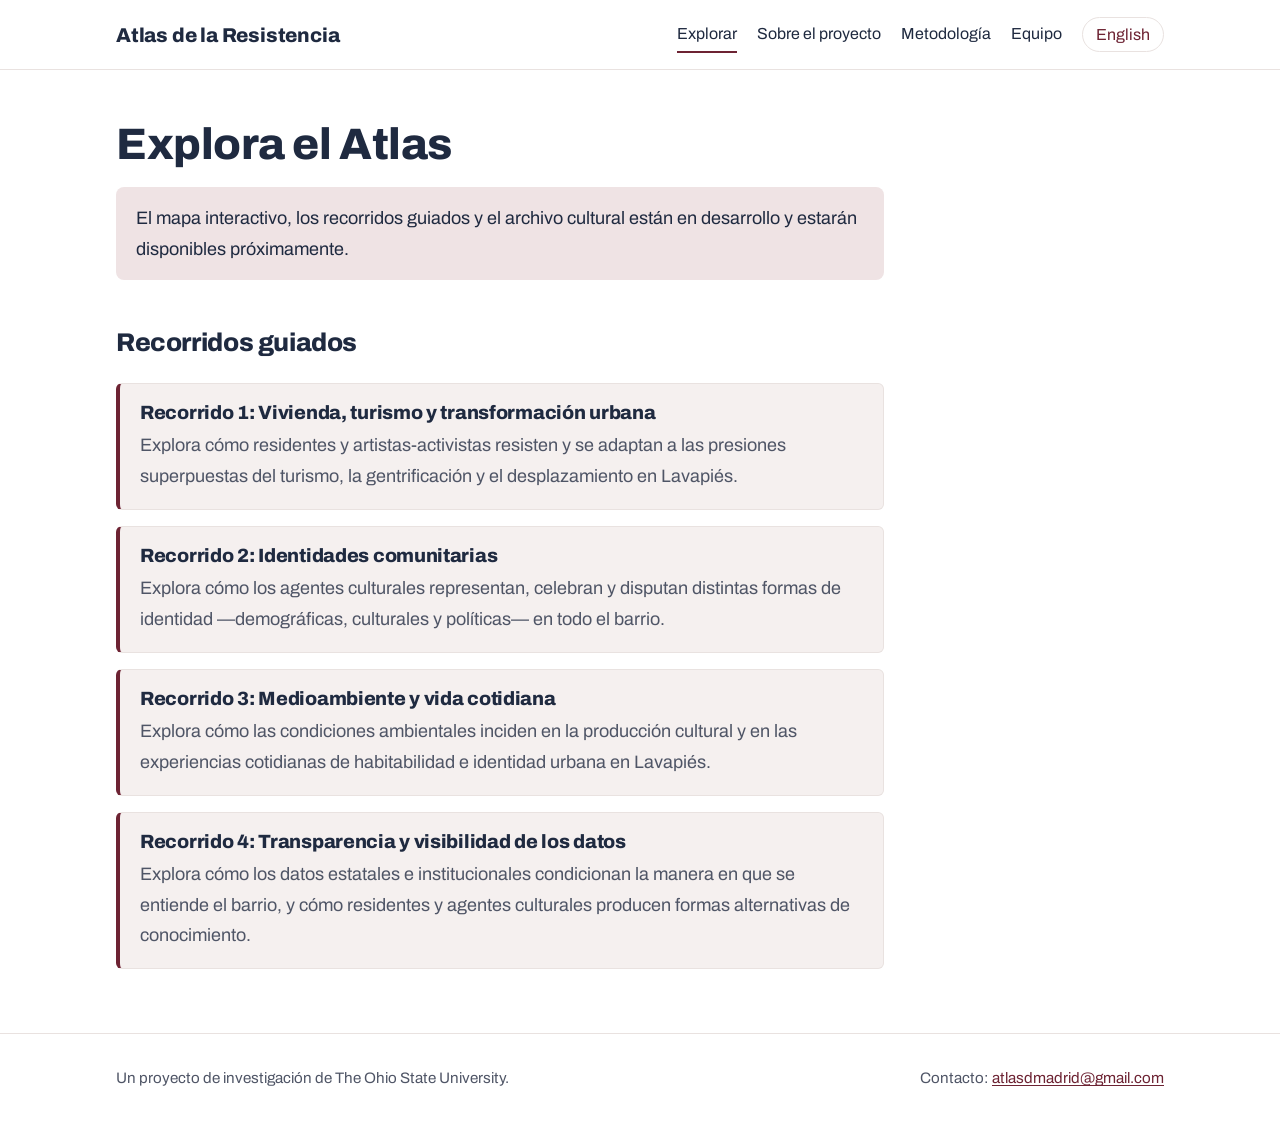
<file: es/explorar/index.html>
<!doctype html>
<html lang="es">
<head>
  <meta charset="utf-8">
  <meta name="viewport" content="width=device-width, initial-scale=1">
  <title>Explorar · Atlas de la Resistencia</title>
  <meta name="description" content="Una plataforma digital interactiva para explorar la resistencia cultural y la transformación urbana en Madrid.">
  <link rel="alternate" hreflang="en" href="https://atlasofresistance.com/explore/">
  <link rel="alternate" hreflang="es" href="https://atlasofresistance.com/es/explorar/">
  <link rel="preconnect" href="https://fonts.googleapis.com">
  <link rel="preconnect" href="https://fonts.gstatic.com" crossorigin>
  <link rel="stylesheet" href="https://fonts.googleapis.com/css2?family=Archivo:ital,wght@0,400;0,700;0,800;1,400&display=swap">
  <link rel="stylesheet" href="/assets/style.css">
</head>
<body>
  <a class="skip" href="#main">Ir al contenido</a>
  <header class="site-header">
    <div class="wrap">
      <a class="brand" href="/es/" aria-label="Atlas de la Resistencia, inicio">Atlas de la Resistencia</a>
      <nav class="nav" aria-label="Principal">
        <a href="/es/explorar/" aria-current="page">Explorar</a>
        <a href="/es/sobre/">Sobre el proyecto</a>
        <a href="/es/metodologia/">Metodología</a>
        <a href="/es/equipo/">Equipo</a>
        <a class="lang" href="/explore/" hreflang="en" lang="en">English</a>
      </nav>
    </div>
  </header>
  <main id="main">
    <div class="wrap">

      <h1>Explora el Atlas</h1>
      <div class="notice"><p>El mapa interactivo, los recorridos guiados y el archivo cultural están en desarrollo y estarán disponibles próximamente.</p></div>
      <section aria-labelledby="recorridos">
        <h2 id="recorridos">Recorridos guiados</h2>
        <ul class="tours">
          <li><h3>Recorrido 1: Vivienda, turismo y transformación urbana</h3><p>Explora cómo residentes y artistas-activistas resisten y se adaptan a las presiones superpuestas del turismo, la gentrificación y el desplazamiento en Lavapiés.</p></li>
          <li><h3>Recorrido 2: Identidades comunitarias</h3><p>Explora cómo los agentes culturales representan, celebran y disputan distintas formas de identidad —demográficas, culturales y políticas— en todo el barrio.</p></li>
          <li><h3>Recorrido 3: Medioambiente y vida cotidiana</h3><p>Explora cómo las condiciones ambientales inciden en la producción cultural y en las experiencias cotidianas de habitabilidad e identidad urbana en Lavapiés.</p></li>
          <li><h3>Recorrido 4: Transparencia y visibilidad de los datos</h3><p>Explora cómo los datos estatales e institucionales condicionan la manera en que se entiende el barrio, y cómo residentes y agentes culturales producen formas alternativas de conocimiento.</p></li>
        </ul>
      </section>
    </div>
  </main>
  <footer class="site-footer">
    <div class="wrap">
      <p>Un proyecto de investigación de The Ohio State University.</p>
      <p>Contacto: <a href="mailto:atlasdmadrid@gmail.com">atlasdmadrid@gmail.com</a></p>
    </div>
  </footer>
</body>
</html>
</file>
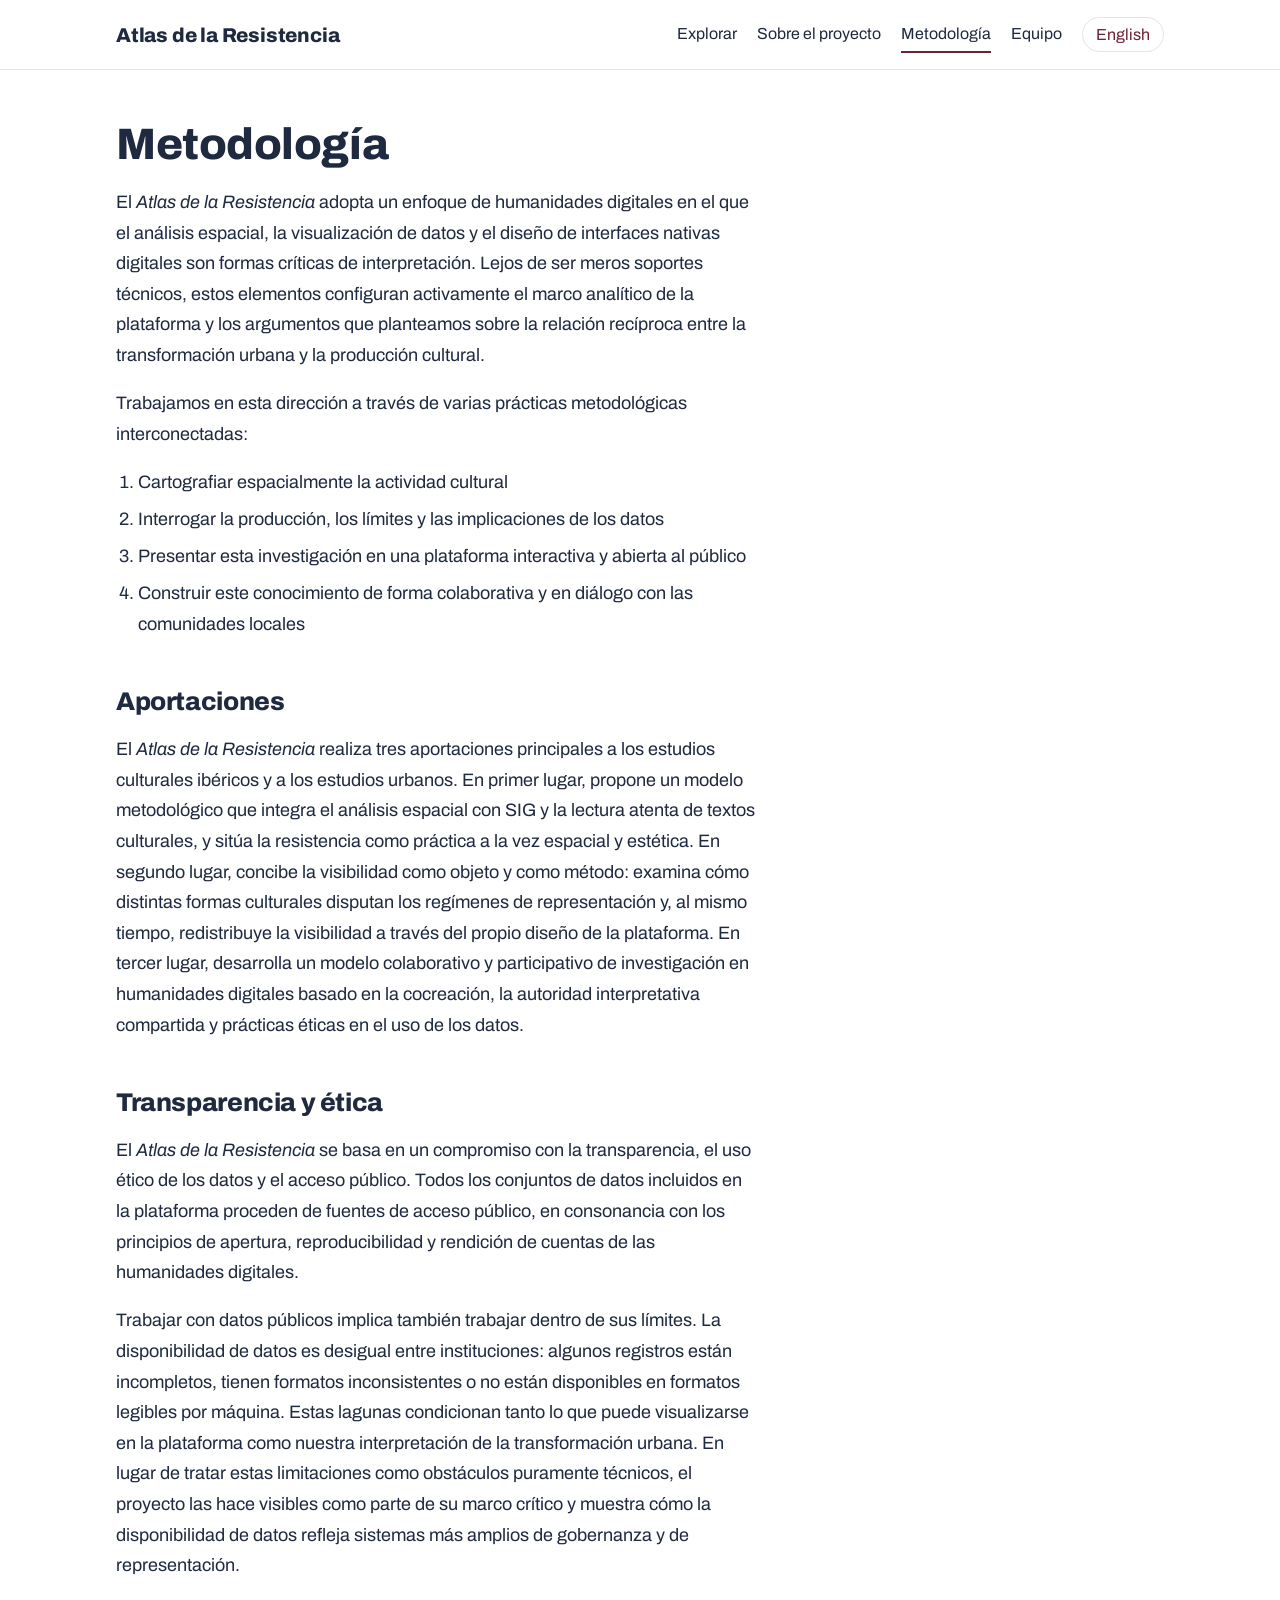
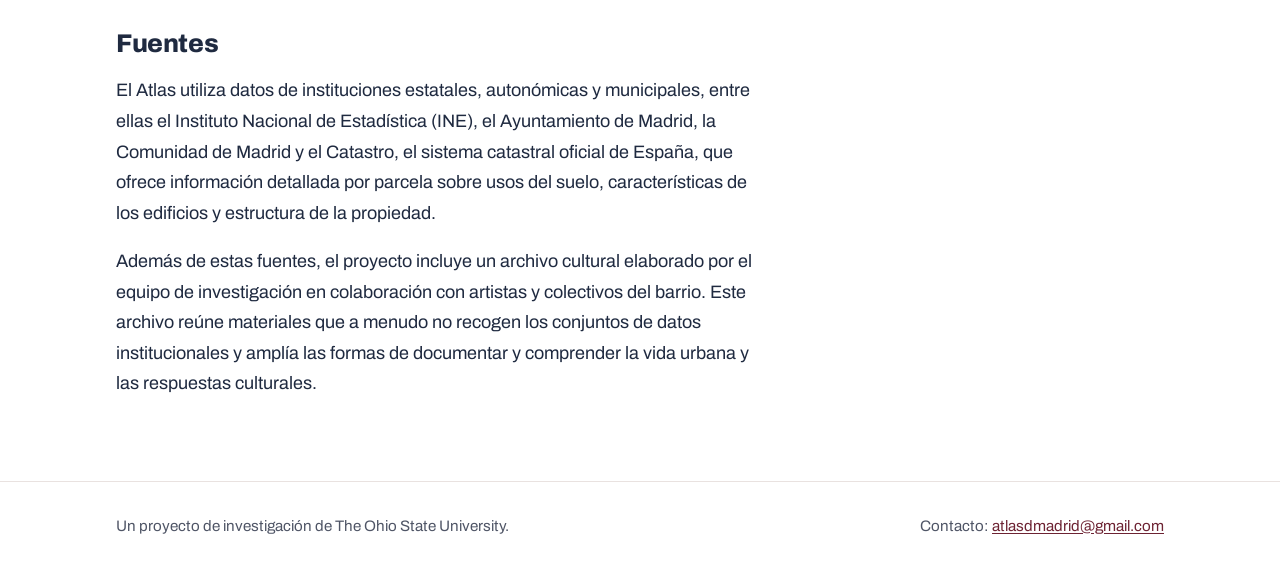
<file: es/metodologia/index.html>
<!doctype html>
<html lang="es">
<head>
  <meta charset="utf-8">
  <meta name="viewport" content="width=device-width, initial-scale=1">
  <title>Metodología · Atlas de la Resistencia</title>
  <meta name="description" content="Una plataforma digital interactiva para explorar la resistencia cultural y la transformación urbana en Madrid.">
  <link rel="alternate" hreflang="en" href="https://atlasofresistance.com/methods/">
  <link rel="alternate" hreflang="es" href="https://atlasofresistance.com/es/metodologia/">
  <link rel="preconnect" href="https://fonts.googleapis.com">
  <link rel="preconnect" href="https://fonts.gstatic.com" crossorigin>
  <link rel="stylesheet" href="https://fonts.googleapis.com/css2?family=Archivo:ital,wght@0,400;0,700;0,800;1,400&display=swap">
  <link rel="stylesheet" href="/assets/style.css">
</head>
<body>
  <a class="skip" href="#main">Ir al contenido</a>
  <header class="site-header">
    <div class="wrap">
      <a class="brand" href="/es/" aria-label="Atlas de la Resistencia, inicio">Atlas de la Resistencia</a>
      <nav class="nav" aria-label="Principal">
        <a href="/es/explorar/">Explorar</a>
        <a href="/es/sobre/">Sobre el proyecto</a>
        <a href="/es/metodologia/" aria-current="page">Metodología</a>
        <a href="/es/equipo/">Equipo</a>
        <a class="lang" href="/methods/" hreflang="en" lang="en">English</a>
      </nav>
    </div>
  </header>
  <main id="main">
    <div class="wrap">

      <article class="prose">
        <h1>Metodología</h1>
        <p>El <em>Atlas de la Resistencia</em> adopta un enfoque de humanidades digitales en el que el análisis espacial, la visualización de datos y el diseño de interfaces nativas digitales son formas críticas de interpretación. Lejos de ser meros soportes técnicos, estos elementos configuran activamente el marco analítico de la plataforma y los argumentos que planteamos sobre la relación recíproca entre la transformación urbana y la producción cultural.</p>
        <p>Trabajamos en esta dirección a través de varias prácticas metodológicas interconectadas:</p>
        <ol class="steps">
          <li>Cartografiar espacialmente la actividad cultural</li>
          <li>Interrogar la producción, los límites y las implicaciones de los datos</li>
          <li>Presentar esta investigación en una plataforma interactiva y abierta al público</li>
          <li>Construir este conocimiento de forma colaborativa y en diálogo con las comunidades locales</li>
        </ol>
        <h2>Aportaciones</h2>
        <p>El <em>Atlas de la Resistencia</em> realiza tres aportaciones principales a los estudios culturales ibéricos y a los estudios urbanos. En primer lugar, propone un modelo metodológico que integra el análisis espacial con SIG y la lectura atenta de textos culturales, y sitúa la resistencia como práctica a la vez espacial y estética. En segundo lugar, concibe la visibilidad como objeto y como método: examina cómo distintas formas culturales disputan los regímenes de representación y, al mismo tiempo, redistribuye la visibilidad a través del propio diseño de la plataforma. En tercer lugar, desarrolla un modelo colaborativo y participativo de investigación en humanidades digitales basado en la cocreación, la autoridad interpretativa compartida y prácticas éticas en el uso de los datos.</p>
        <h2>Transparencia y ética</h2>
        <p>El <em>Atlas de la Resistencia</em> se basa en un compromiso con la transparencia, el uso ético de los datos y el acceso público. Todos los conjuntos de datos incluidos en la plataforma proceden de fuentes de acceso público, en consonancia con los principios de apertura, reproducibilidad y rendición de cuentas de las humanidades digitales.</p>
        <p>Trabajar con datos públicos implica también trabajar dentro de sus límites. La disponibilidad de datos es desigual entre instituciones: algunos registros están incompletos, tienen formatos inconsistentes o no están disponibles en formatos legibles por máquina. Estas lagunas condicionan tanto lo que puede visualizarse en la plataforma como nuestra interpretación de la transformación urbana. En lugar de tratar estas limitaciones como obstáculos puramente técnicos, el proyecto las hace visibles como parte de su marco crítico y muestra cómo la disponibilidad de datos refleja sistemas más amplios de gobernanza y de representación.</p>
        <h2>Fuentes</h2>
        <p>El Atlas utiliza datos de instituciones estatales, autonómicas y municipales, entre ellas el Instituto Nacional de Estadística (INE), el Ayuntamiento de Madrid, la Comunidad de Madrid y el Catastro, el sistema catastral oficial de España, que ofrece información detallada por parcela sobre usos del suelo, características de los edificios y estructura de la propiedad.</p>
        <p>Además de estas fuentes, el proyecto incluye un archivo cultural elaborado por el equipo de investigación en colaboración con artistas y colectivos del barrio. Este archivo reúne materiales que a menudo no recogen los conjuntos de datos institucionales y amplía las formas de documentar y comprender la vida urbana y las respuestas culturales.</p>
      </article>
    </div>
  </main>
  <footer class="site-footer">
    <div class="wrap">
      <p>Un proyecto de investigación de The Ohio State University.</p>
      <p>Contacto: <a href="mailto:atlasdmadrid@gmail.com">atlasdmadrid@gmail.com</a></p>
    </div>
  </footer>
</body>
</html>
</file>
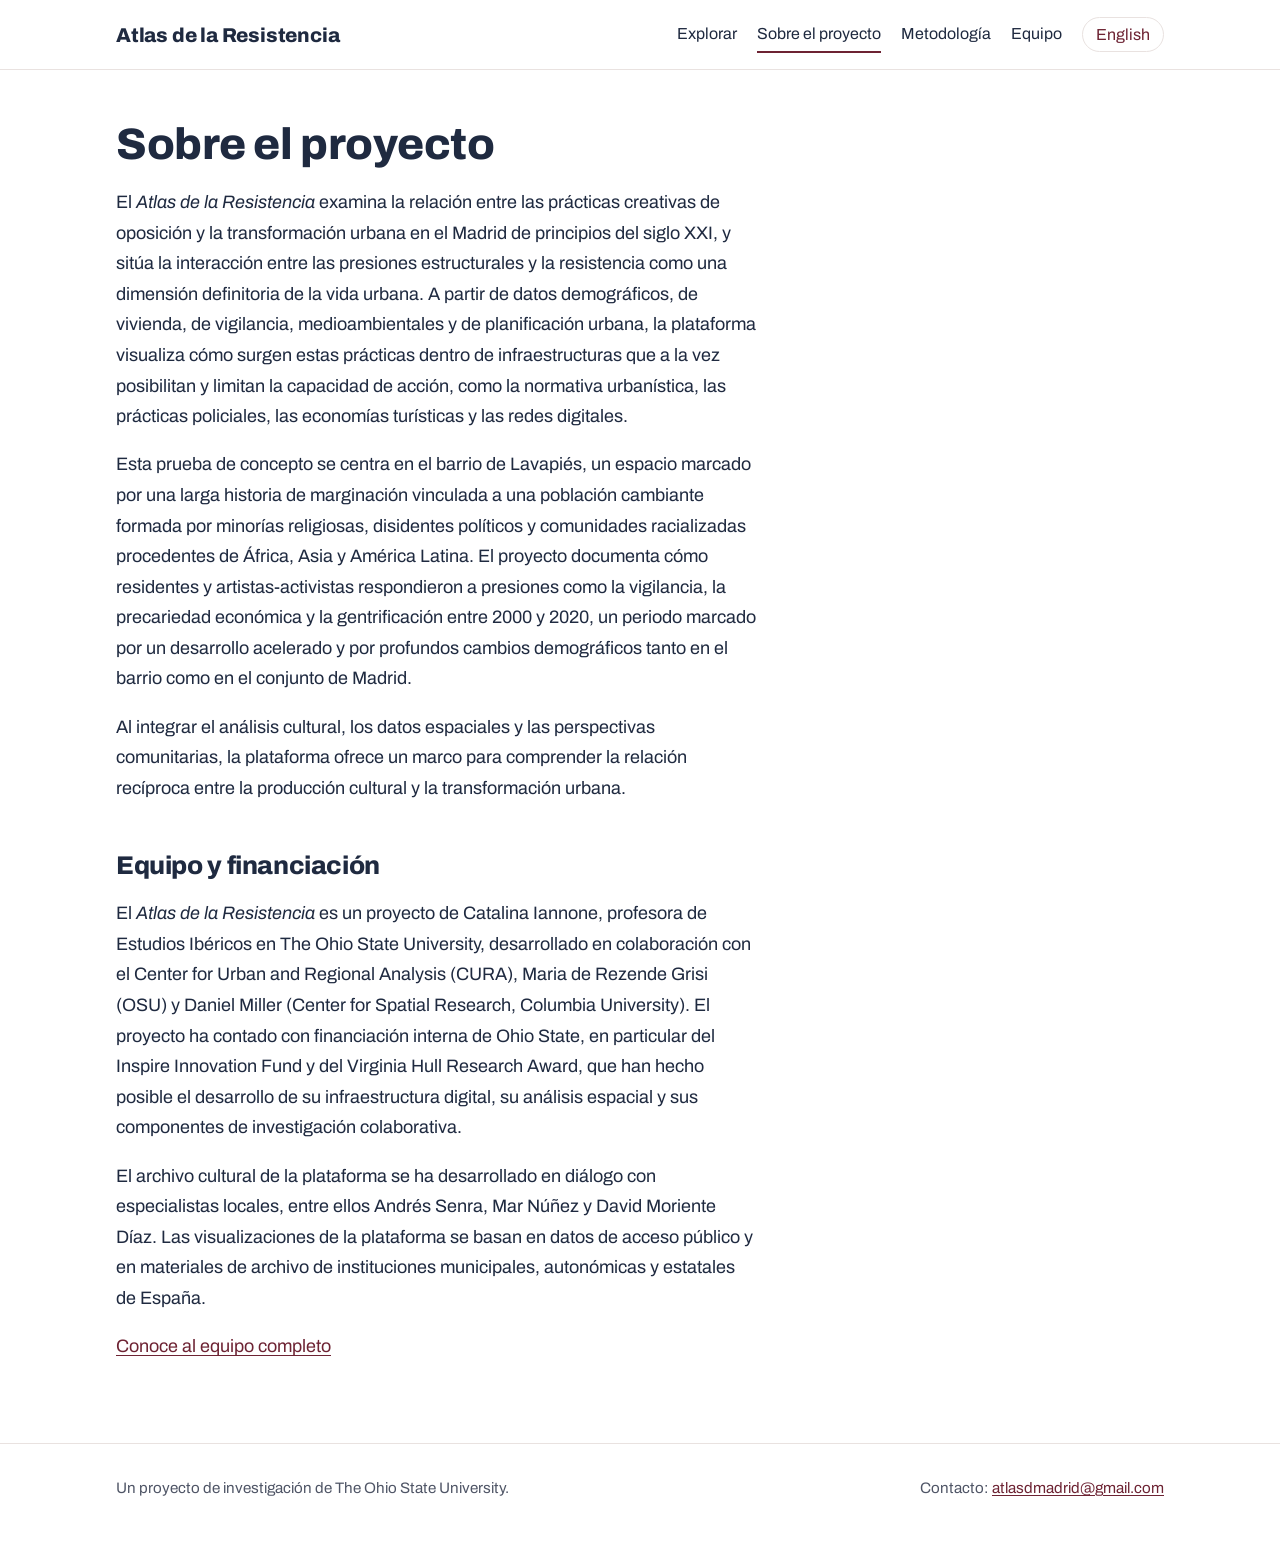
<file: es/sobre/index.html>
<!doctype html>
<html lang="es">
<head>
  <meta charset="utf-8">
  <meta name="viewport" content="width=device-width, initial-scale=1">
  <title>Sobre el proyecto · Atlas de la Resistencia</title>
  <meta name="description" content="Una plataforma digital interactiva para explorar la resistencia cultural y la transformación urbana en Madrid.">
  <link rel="alternate" hreflang="en" href="https://atlasofresistance.com/about/">
  <link rel="alternate" hreflang="es" href="https://atlasofresistance.com/es/sobre/">
  <link rel="preconnect" href="https://fonts.googleapis.com">
  <link rel="preconnect" href="https://fonts.gstatic.com" crossorigin>
  <link rel="stylesheet" href="https://fonts.googleapis.com/css2?family=Archivo:ital,wght@0,400;0,700;0,800;1,400&display=swap">
  <link rel="stylesheet" href="/assets/style.css">
</head>
<body>
  <a class="skip" href="#main">Ir al contenido</a>
  <header class="site-header">
    <div class="wrap">
      <a class="brand" href="/es/" aria-label="Atlas de la Resistencia, inicio">Atlas de la Resistencia</a>
      <nav class="nav" aria-label="Principal">
        <a href="/es/explorar/">Explorar</a>
        <a href="/es/sobre/" aria-current="page">Sobre el proyecto</a>
        <a href="/es/metodologia/">Metodología</a>
        <a href="/es/equipo/">Equipo</a>
        <a class="lang" href="/about/" hreflang="en" lang="en">English</a>
      </nav>
    </div>
  </header>
  <main id="main">
    <div class="wrap">

      <article class="prose">
        <h1>Sobre el proyecto</h1>
        <p>El <em>Atlas de la Resistencia</em> examina la relación entre las prácticas creativas de oposición y la transformación urbana en el Madrid de principios del siglo XXI, y sitúa la interacción entre las presiones estructurales y la resistencia como una dimensión definitoria de la vida urbana. A partir de datos demográficos, de vivienda, de vigilancia, medioambientales y de planificación urbana, la plataforma visualiza cómo surgen estas prácticas dentro de infraestructuras que a la vez posibilitan y limitan la capacidad de acción, como la normativa urbanística, las prácticas policiales, las economías turísticas y las redes digitales.</p>
        <p>Esta prueba de concepto se centra en el barrio de Lavapiés, un espacio marcado por una larga historia de marginación vinculada a una población cambiante formada por minorías religiosas, disidentes políticos y comunidades racializadas procedentes de África, Asia y América Latina. El proyecto documenta cómo residentes y artistas-activistas respondieron a presiones como la vigilancia, la precariedad económica y la gentrificación entre 2000 y 2020, un periodo marcado por un desarrollo acelerado y por profundos cambios demográficos tanto en el barrio como en el conjunto de Madrid.</p>
        <p>Al integrar el análisis cultural, los datos espaciales y las perspectivas comunitarias, la plataforma ofrece un marco para comprender la relación recíproca entre la producción cultural y la transformación urbana.</p>
        <h2>Equipo y financiación</h2>
        <p>El <em>Atlas de la Resistencia</em> es un proyecto de Catalina Iannone, profesora de Estudios Ibéricos en The Ohio State University, desarrollado en colaboración con el Center for Urban and Regional Analysis (CURA), Maria de Rezende Grisi (OSU) y Daniel Miller (Center for Spatial Research, Columbia University). El proyecto ha contado con financiación interna de Ohio State, en particular del Inspire Innovation Fund y del Virginia Hull Research Award, que han hecho posible el desarrollo de su infraestructura digital, su análisis espacial y sus componentes de investigación colaborativa.</p>
        <p>El archivo cultural de la plataforma se ha desarrollado en diálogo con especialistas locales, entre ellos Andrés Senra, Mar Núñez y David Moriente Díaz. Las visualizaciones de la plataforma se basan en datos de acceso público y en materiales de archivo de instituciones municipales, autonómicas y estatales de España.</p>
        <p><a href="/es/equipo/">Conoce al equipo completo</a></p>
      </article>
    </div>
  </main>
  <footer class="site-footer">
    <div class="wrap">
      <p>Un proyecto de investigación de The Ohio State University.</p>
      <p>Contacto: <a href="mailto:atlasdmadrid@gmail.com">atlasdmadrid@gmail.com</a></p>
    </div>
  </footer>
</body>
</html>
</file>
<file: assets/style.css>
/* Atlas of Resistance · Atlas de la Resistencia */
:root {
  --bg: #ffffff;
  --surface: #f5f0ef;     /* faint warm tint for cards */
  --surface-hover: #eee6e4;
  --text: #1f2a40;        /* navy */
  --muted: #4f5566;
  --line: #e9e2e0;
  --accent: #6d2333;      /* burgundy: links, card titles */
  --accent-soft: #efe3e4; /* burgundy tint for tags */
  --serif: "Archivo", "Helvetica Neue", Arial, sans-serif;         /* body */
  --display: "Archivo", "Helvetica Neue", Arial, sans-serif;       /* headings and interface */
  --block: #253049;       /* full-width color block: muted navy */
  --on-block: #ffffff;
  --measure: 40rem;
}

* { box-sizing: border-box; }

html { -webkit-text-size-adjust: 100%; }

body {
  margin: 0;
  background: var(--bg);
  color: var(--text);
  font-family: var(--serif);
  font-size: 1.125rem;
  font-weight: 400;
  line-height: 1.7;
}

a { color: var(--accent); text-underline-offset: 0.15em; }
a:hover { text-decoration-thickness: 2px; }
a:focus-visible, button:focus-visible { outline: 3px solid var(--accent); outline-offset: 3px; border-radius: 2px; }

.skip { position: absolute; left: -999px; top: 0; background: var(--text); color: #fff; padding: .5rem 1rem; z-index: 10; }
.skip:focus { left: 1rem; }

.wrap { max-width: 68rem; margin: 0 auto; padding: 0 1.25rem; }

/* Header */
.site-header { border-bottom: 1px solid var(--line); background: var(--bg); }
.site-header .wrap {
  display: flex; flex-wrap: wrap; align-items: center; justify-content: space-between;
  gap: .75rem 1.5rem; padding-top: 1rem; padding-bottom: 1rem;
}
.brand { font-family: var(--display); font-weight: 800; letter-spacing: -0.01em; font-size: 1.25rem; color: var(--text); text-decoration: none; line-height: 1.2; }
.brand span { display: block; font-family: var(--display); font-weight: 400; font-size: .85rem; color: var(--muted); letter-spacing: .02em; }
.nav { font-family: var(--display); font-weight: 400; display: flex; flex-wrap: wrap; align-items: center; gap: .25rem 1.25rem; font-size: 1rem; }
.nav a { color: var(--text); text-decoration: none; padding: .25rem 0; border-bottom: 2px solid transparent; }
.nav a:hover { border-bottom-color: var(--line); }
.nav a[aria-current="page"] { border-bottom-color: var(--accent); }
.nav .lang { color: var(--accent); border: 1px solid var(--line); border-radius: 999px; padding: .2rem .8rem; }
.nav .lang:hover { border-color: var(--accent); }

/* Main */
main { padding: 3rem 0 4rem; }
.prose { max-width: var(--measure); }

/* Overview + 'At a glance' side panel */
.overview-grid { display: grid; grid-template-columns: minmax(0, var(--measure)) minmax(0, 1fr); gap: 3.5rem; align-items: start; }
.at-a-glance { position: sticky; top: 2rem; margin-top: 3.2rem; background: var(--surface); border-left: 3px solid var(--accent); padding: 1.5rem 1.6rem; border-radius: 4px; }
.at-a-glance h3 { font-size: .8rem; letter-spacing: .08em; text-transform: uppercase; color: var(--accent); margin: 0 0 1rem; }
.at-a-glance dl { margin: 0; }
.at-a-glance dt { font-size: .78rem; color: var(--muted); margin-top: .9rem; }
.at-a-glance dt:first-child { margin-top: 0; }
.at-a-glance dd { margin: .15rem 0 0; font-size: .98rem; color: var(--text); line-height: 1.4; }
@media (max-width: 56rem) {
  .overview-grid { grid-template-columns: 1fr; gap: 0; }
  .at-a-glance { position: static; margin-top: 1.5rem; }
}
h1, h2, h3 { font-family: var(--display); font-weight: 800; letter-spacing: -0.015em; line-height: 1.2; color: var(--text); }
h1 { font-size: clamp(2rem, 4.5vw, 2.75rem); margin: 0 0 1rem; letter-spacing: -.01em; }
h2 { font-size: 1.6rem; margin: 3rem 0 1rem; }
h3 { font-size: 1.2rem; margin: 2rem 0 .5rem; }
p { margin: 0 0 1.1rem; }
.lede { font-size: 1.3rem; color: var(--muted); max-width: var(--measure); margin-bottom: 0; }
.eyebrow { font-family: var(--display); font-size: .85rem; letter-spacing: .06em; text-transform: uppercase; color: var(--muted); font-weight: 700; margin-bottom: .5rem; }

/* Hero */
.hero {
  background: var(--block); color: var(--on-block);
  border-image: conic-gradient(var(--block) 0 0) fill 0 / / 0 100vmax;  /* full-bleed band */
  margin: -3rem 0 1rem; padding: 4.5rem 0 4rem;
}
.hero h1 { color: var(--on-block); margin: 0; }
.hero .eyebrow { color: var(--on-block); opacity: .85; }

/* Cards */
.cards { display: grid; grid-template-columns: repeat(auto-fit, minmax(14rem, 1fr)); gap: 1rem; margin: 1.5rem 0 0; padding: 0; list-style: none; }
.cards > li { display: flex; }
.card {
  flex: 1;
  background: var(--surface); border: 1px solid var(--line); border-radius: 8px;
  padding: 1.25rem; display: flex; flex-direction: column; gap: .5rem;
}
.card h3 { margin: 0; font-size: 1.1rem; font-weight: 700; letter-spacing: 0; }
.card p { margin: 0; color: var(--muted); font-size: 1rem; }
a.card { text-decoration: none; color: inherit; transition: border-color .15s ease; }
a.card:hover { border-color: var(--accent); background: var(--surface-hover); }
a.card h3 { color: var(--accent); }
.tag { font-family: var(--display); align-self: flex-start; font-size: .8rem; font-weight: 700; color: var(--muted); background: var(--accent-soft); border-radius: 999px; padding: .1rem .6rem; }

/* Tours */
.tours { list-style: none; padding: 0; margin: 1.5rem 0 0; display: grid; gap: 1rem; max-width: 48rem; }
.tours li { background: var(--surface); border: 1px solid var(--line); border-left: 4px solid var(--accent); border-radius: 6px; padding: 1.1rem 1.25rem; }
.tours h3 { margin: 0 0 .35rem; }
.tours p { margin: 0; color: var(--muted); }
.notice { background: var(--accent-soft); border-radius: 8px; padding: 1rem 1.25rem; max-width: 48rem; }
.notice p { margin: 0; }

/* Lists */
ol.steps { padding-left: 1.4rem; }
ol.steps li { margin-bottom: .4rem; }

/* Team */
.team-group { margin-top: 2.5rem; }
.team-group > h2 { margin-top: 0; }
.people { list-style: none; padding: 0; margin: 0; display: grid; grid-template-columns: repeat(auto-fit, minmax(17rem, 1fr)); gap: 1rem 2rem; }
.people li { border-top: 1px solid var(--line); padding-top: .75rem; }
.people strong { display: block; font-family: var(--display); font-weight: 700; }
.people span { display: block; color: var(--muted); font-size: 1rem; line-height: 1.5; }
.subhead { font-family: var(--display); font-size: .85rem; letter-spacing: .06em; text-transform: uppercase; color: var(--muted); font-weight: 700; margin: 1.75rem 0 .75rem; }

/* Footer */
.site-footer { font-family: var(--display); border-top: 1px solid var(--line); padding: 2rem 0 2.5rem; color: var(--muted); font-size: .95rem; }
.site-footer .wrap { display: flex; flex-wrap: wrap; justify-content: space-between; gap: 1rem; }
.site-footer p { margin: 0; }

@media (max-width: 40rem) {
  body { font-size: 1.0625rem; }
  main { padding: 2rem 0 3rem; }
  .hero { margin-top: -2rem; padding: 3rem 0 2.75rem; }
  .lede { font-size: 1.15rem; }
  h2 { font-size: 1.4rem; margin-top: 2.25rem; }
}

@media (prefers-reduced-motion: reduce) { * { transition: none !important; } }

/* Homepage title: larger, poster-like */
.hero { padding: 5rem 0 4.5rem; }
.hero h1 { font-size: clamp(2.6rem, 7.5vw, 5rem); line-height: 1.02; letter-spacing: -0.025em; max-width: 10.2em; text-wrap: balance; }
@media (max-width: 40rem) { .hero { padding: 3.25rem 0 3rem; } }

/* Softer, warm off-white title on the dark bar */
.hero h1 { color: #e6dcda; }

/* Homepage: project name as the title, tagline as the subtitle */
.hero h1 { max-width: none; }
.hero .subtitle { margin: .9rem 0 0; font-family: var(--display); font-size: clamp(1.25rem, 2.6vw, 1.75rem); font-weight: 400; line-height: 1.3; color: #cfc6c6; }

/* Homepage title: Archivo, lighter and smaller */
.hero h1 { font-weight: 600; font-size: clamp(2.2rem, 5vw, 3.5rem); letter-spacing: -0.015em; line-height: 1.1; }
</file>
